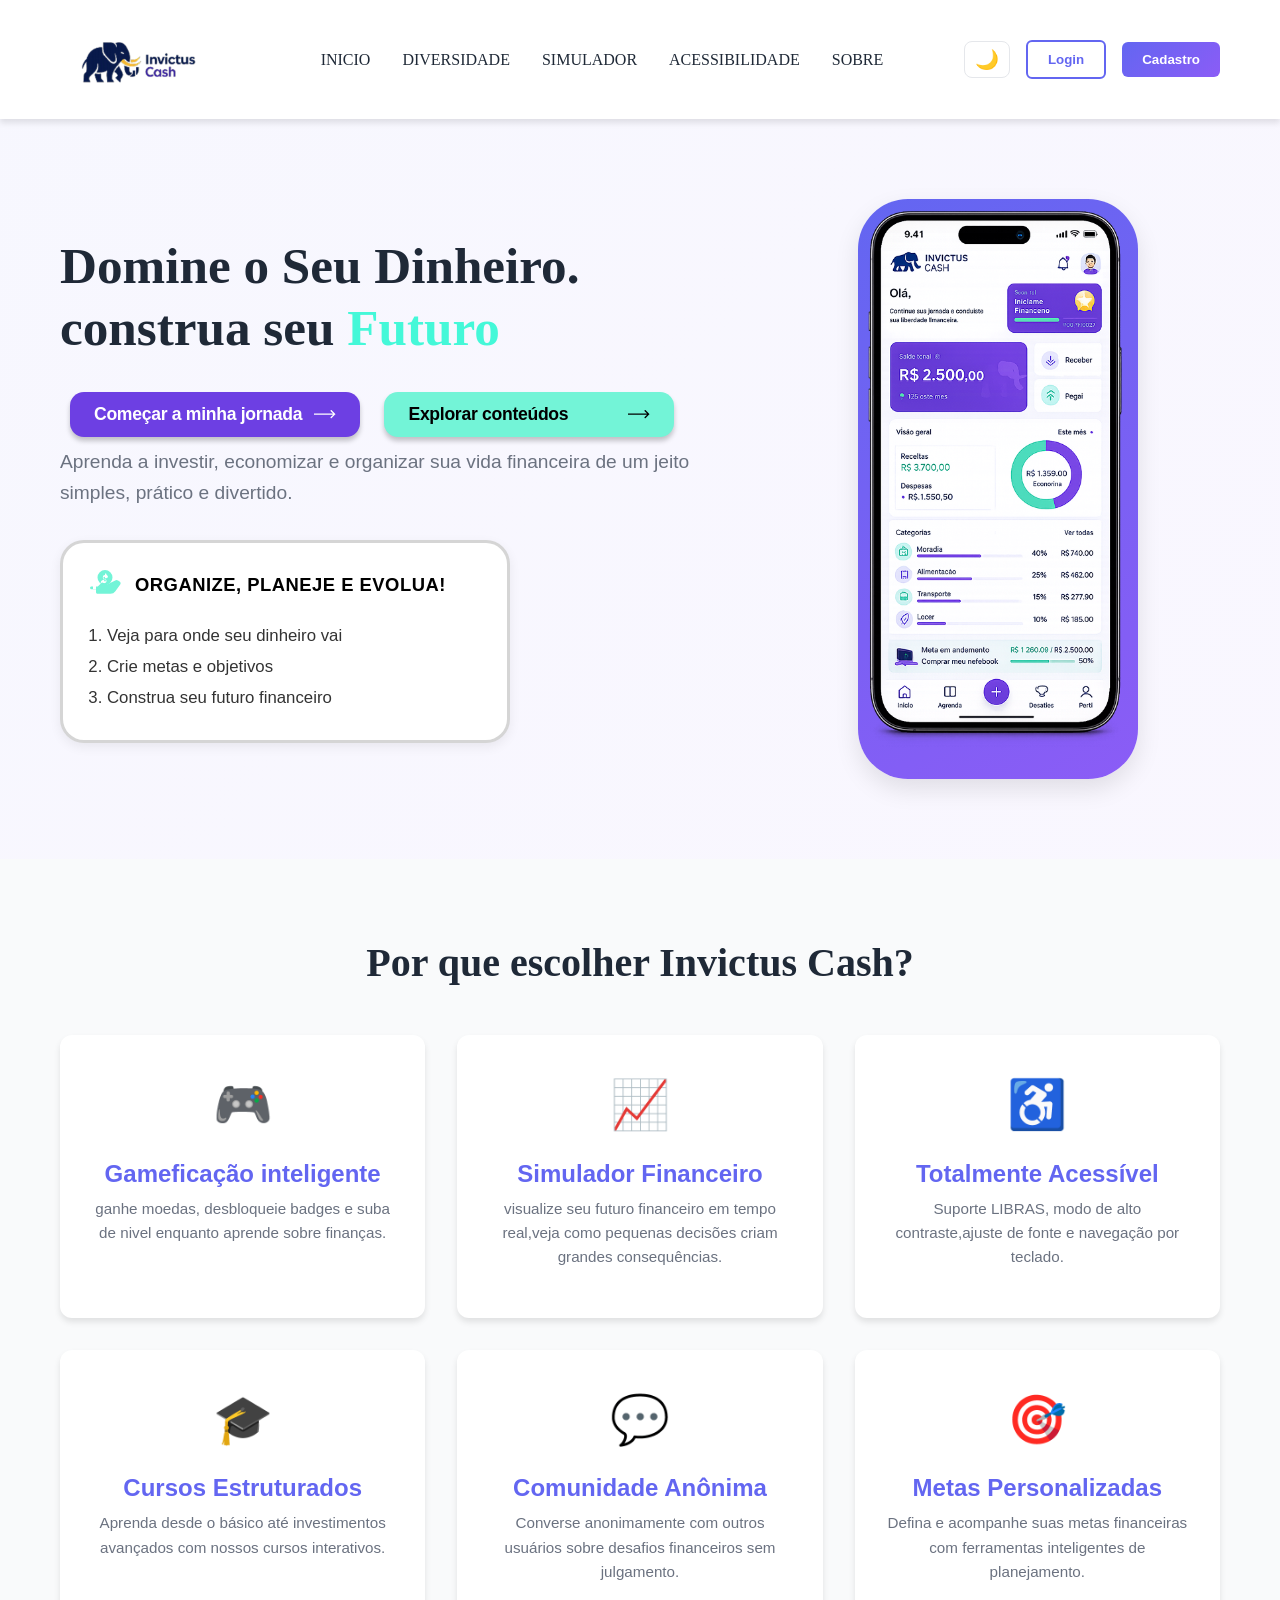
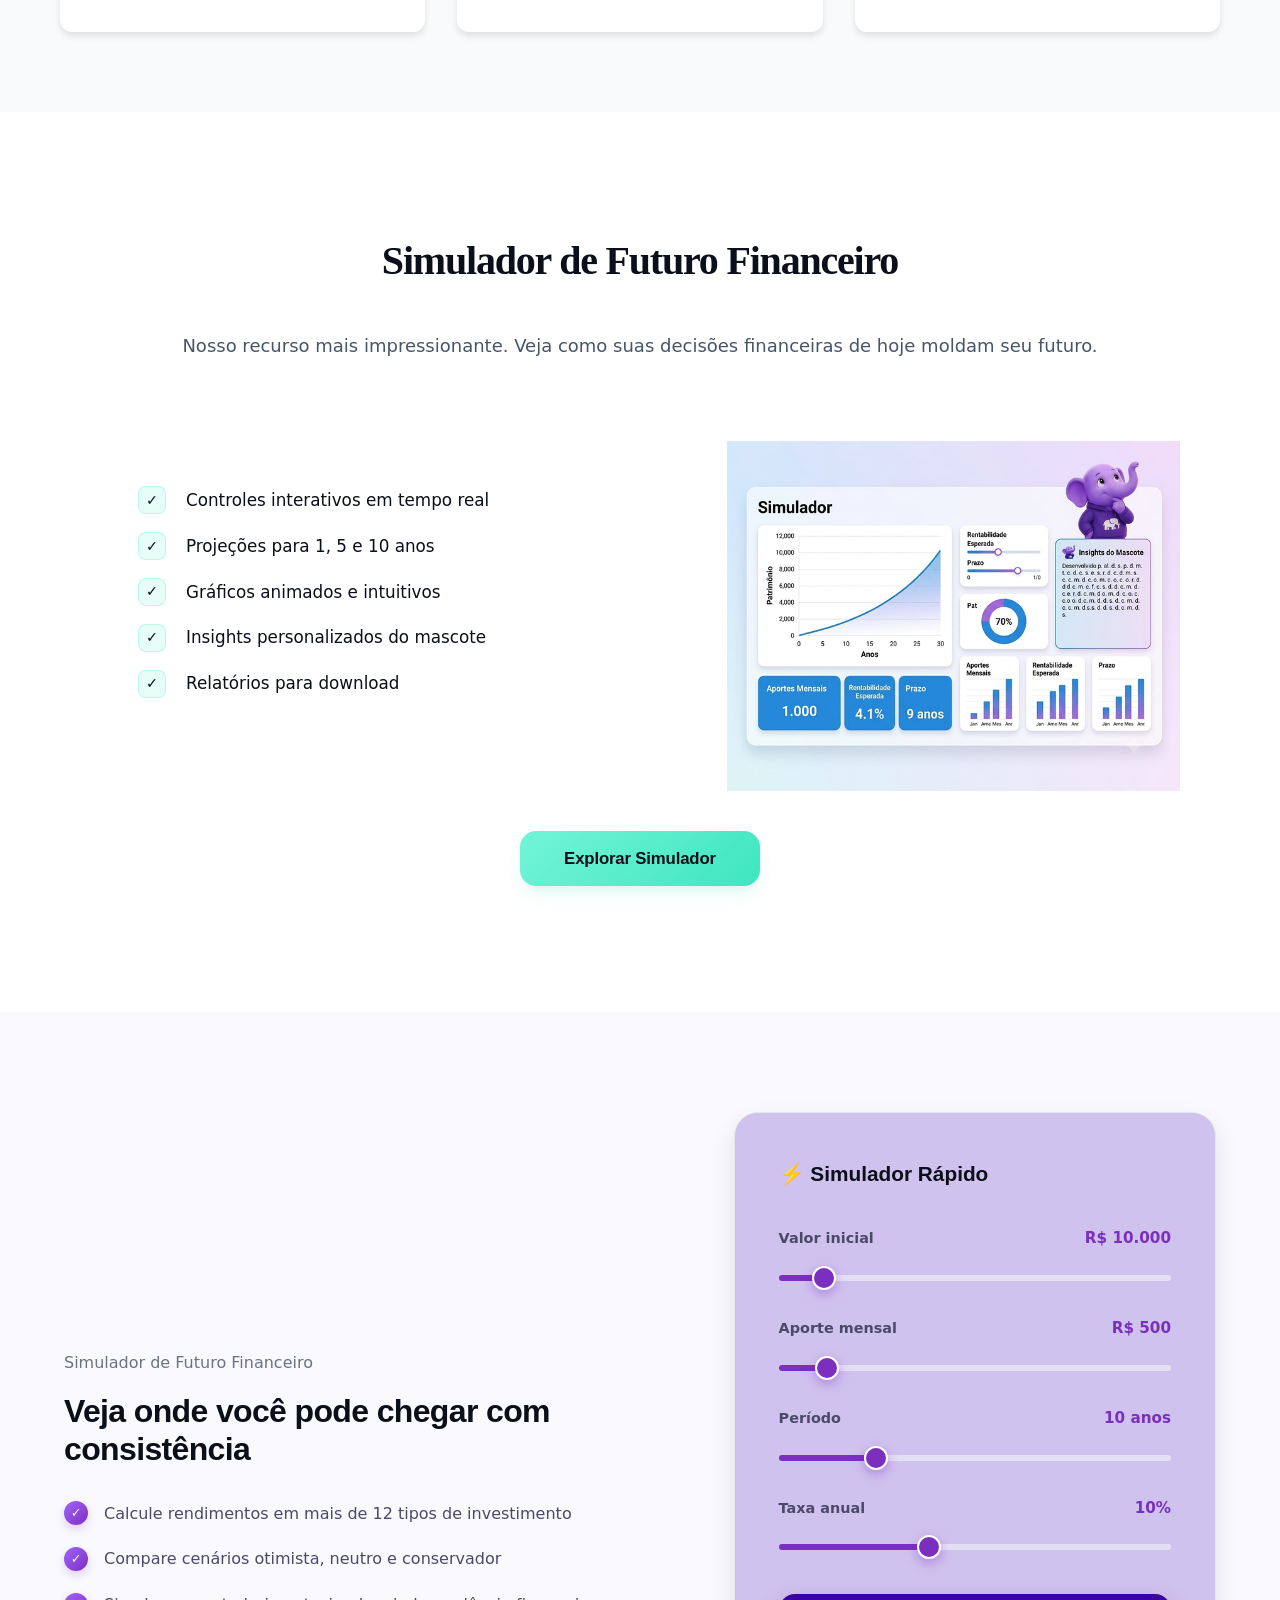
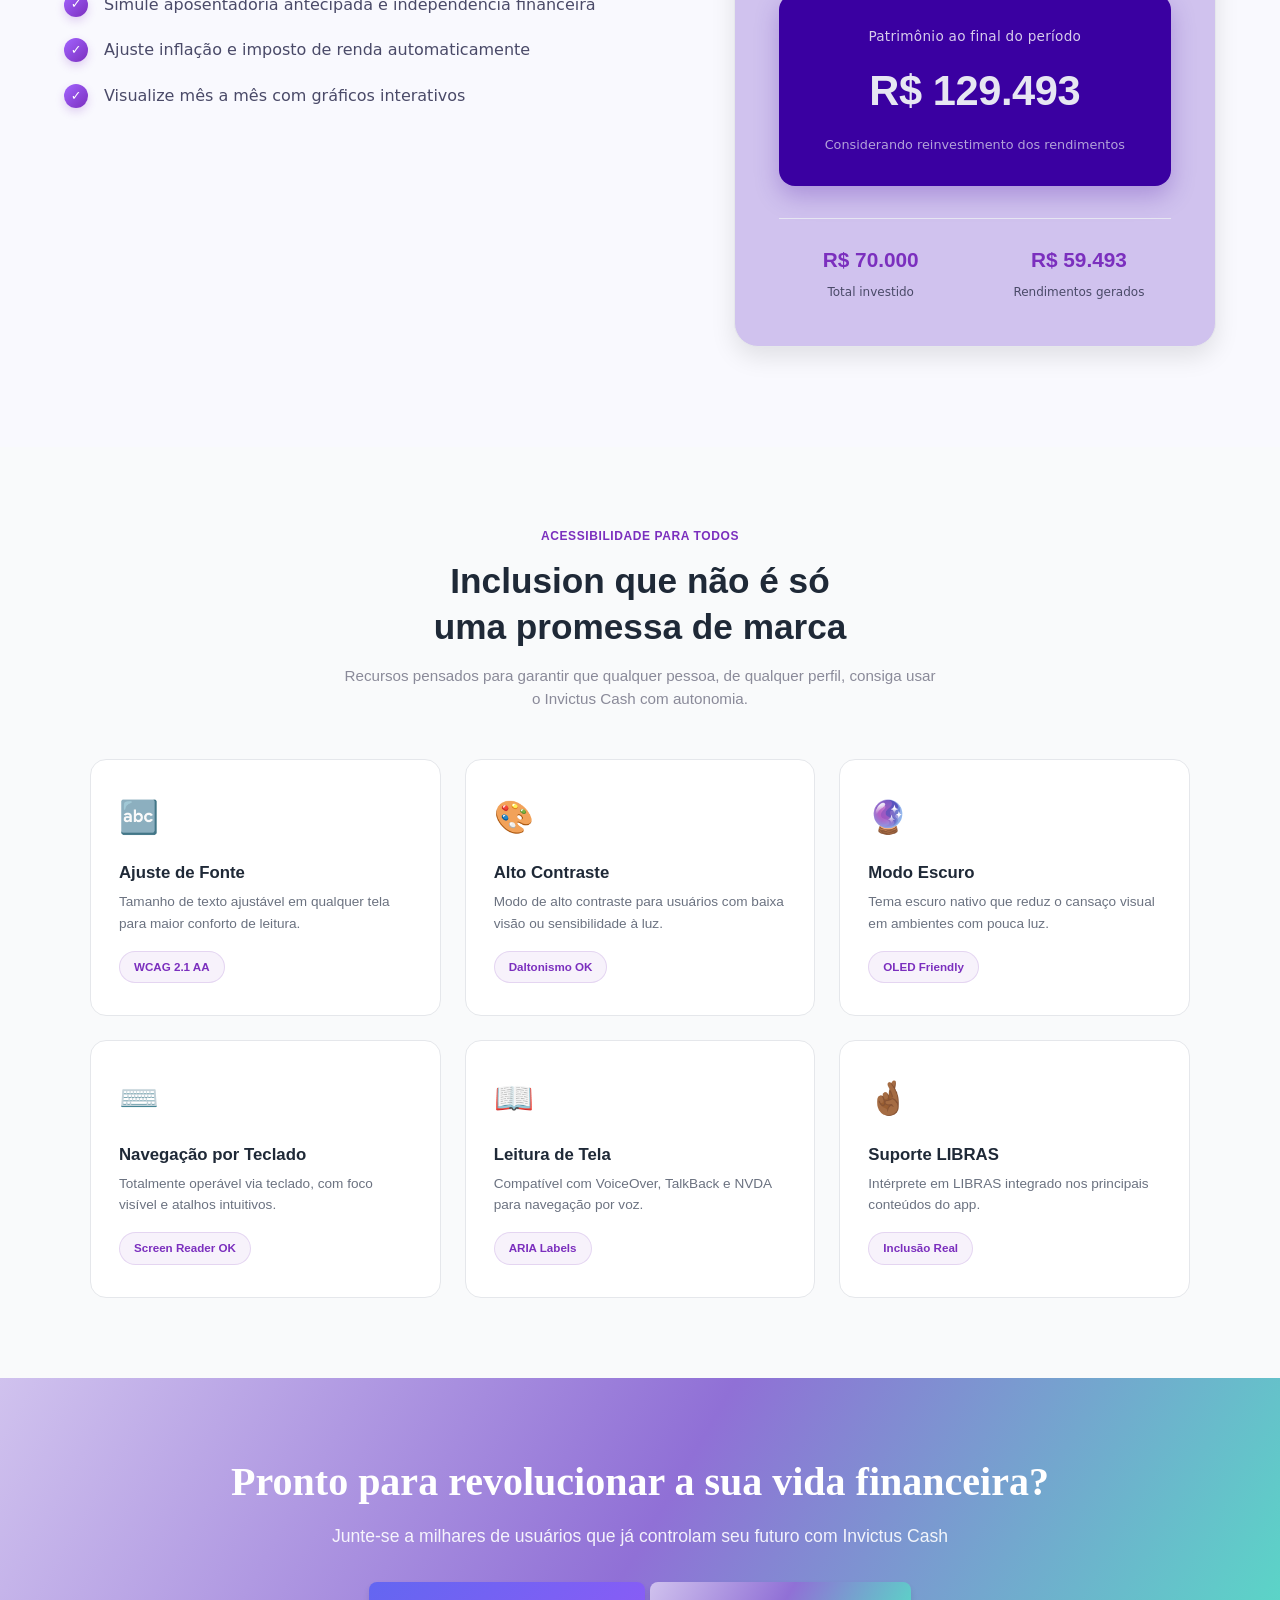
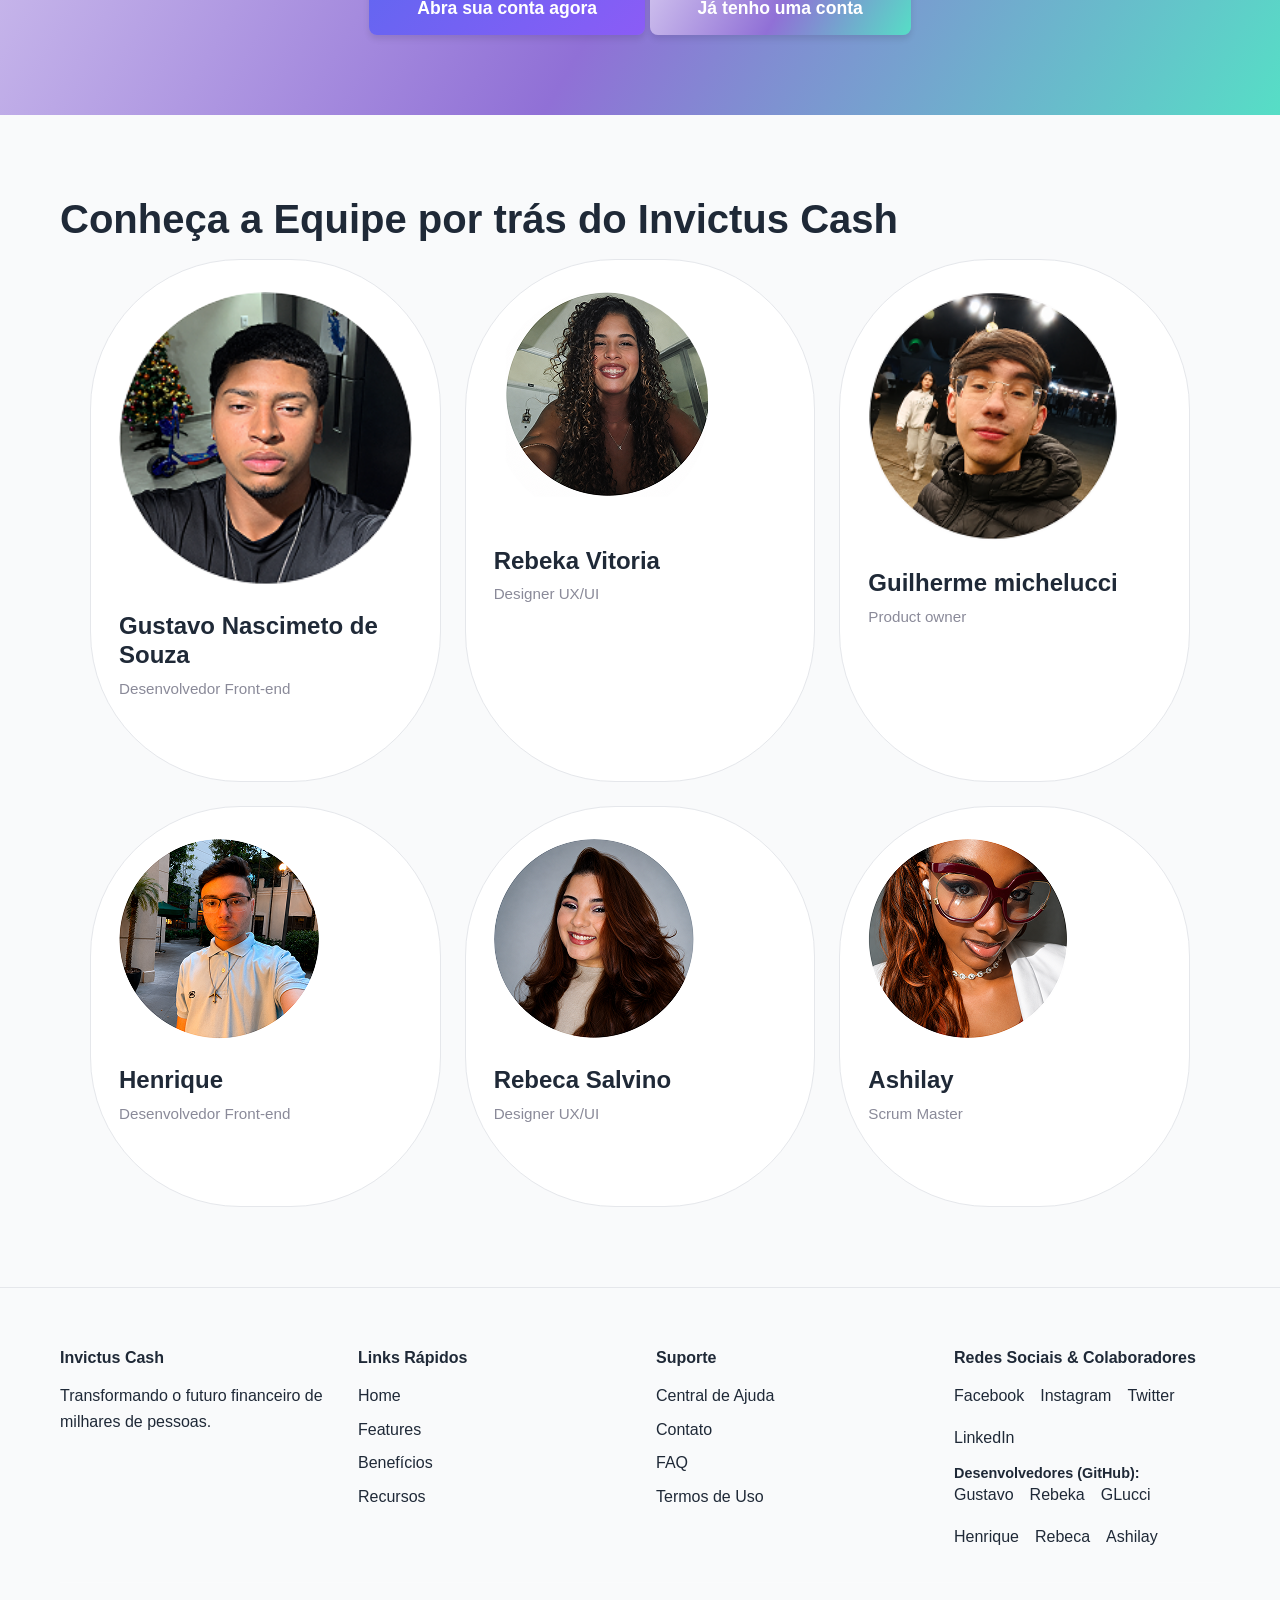
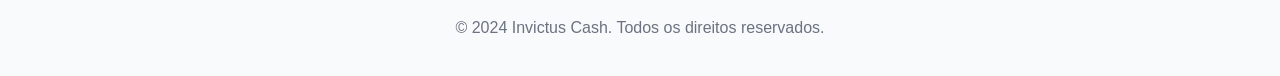
<file: index.html>
<!DOCTYPE html>
<html lang="pt-BR">
<head>
    <meta charset="UTF-8">
    <meta name="viewport" content="width=device-width, initial-scale=1.0">
    <title>Invictus Cash - Soluções Financeiras do Futuro</title>
    <link rel="stylesheet" href="css/styles.css">
</head>
<body>
    <!-- HEADER/NAVEGAÇÃO -->
<header class="header">
    <div class="container">
        <div class="navbar">
            <div class="logo">
                <img id="site-logo" src="img/Frame 21 copia.PNG" alt="Invictus Cash Logo">
            </div>

            <nav class="nav-links" id="nav-links">
                <a href="#home">INICIO</a>
                <a href="#features">DIVERSIDADE</a>
                <a href="#beneficios">SIMULADOR</a>
                <a href="#recursos">ACESSIBILIDADE</a>
                <a href="#contato">SOBRE</a>
            </nav>

            <div class="nav-buttons-container">
                <div class="nav-buttons">
                    <button id="theme-toggle" class="btn-theme" aria-label="Alternar tema">🌙</button>
                    <a href="login.html" class="btn-link"><button class="btn-login">Login</button></a>
                    <a href="cadastro.html" class="btn-link"><button class="btn-signup">Cadastro</button></a>
                </div>

                <button class="menu-toggle" id="menu-toggle" aria-label="Abrir menu">
                    <span class="hamburger"></span>
                </button>
            </div>
        </div>
    </div>
</header>

    <!-- HERO SECTION -->
    <section class="hero" id="home">
        <div class="container">
            <div class="hero-content">
                <div class="hero-text">
                    <h2>Domine o Seu Dinheiro. construa seu  <span class="texto-verde">Futuro</span></h2>
 
                    <button class="btn-primary"><span>Começar a minha jornada</span>
    <svg viewBox="0 0 32 12" fill="none" xmlns="http://www.w3.org/2000/svg">
        <path d="M0 6H30M30 6L25 1M30 6L25 11" stroke="white" stroke-width="2" stroke-linecap="round" stroke-linejoin="round"/>
    </svg>
</button>
                    <button class="btn-secondary"> <span>Explorar conteúdos</span>
    <svg viewBox="0 0 32 12" fill="none" xmlns="http://www.w3.org/2000/svg">
        <path d="M0 6H30M30 6L25 1M30 6L25 11" stroke="black" stroke-width="2" stroke-linecap="round" stroke-linejoin="round"/>
    </svg>

</button>

                   <p>Aprenda a investir, economizar e organizar sua vida
financeira de um jeito simples, prático e divertido.</p>

<div class="card-financeiro">
    <div class="card-header">
        <svg class="card-icon" viewBox="0 0 24 24" fill="none" xmlns="http://www.w3.org/2000/svg">
            <path d="M12 2a5 5 0 100 10 5 5 0 000-10zm0 2c.55 0 1 .45 1 1v.1a2 2 0 011 1.73l-1.5.86a.5.5 0 00-.5-.43v-.26c0-.28-.22-.5-.5-.5s-.5.22-.5.5v.26c0 .28.22.5.5.5.83 0 1.5.67 1.5 1.5s-.67 1.5-1.5 1.5V11a1 1 0 01-2-1.73l1.5-.86a.5.5 0 00.5.43v.26c0 .28.22.5.5.5s.5-.22.5-.5v-.26c0-.28-.22-.5-.5-.5a1.5 1.5 0 01-1.5-1.5 1.5 1.5 0 011.5-1.5V5c0-.55.45-1 1-1z" fill="#73F4D7"/>
            <path d="M2 14c0-.55.45-1 1-1h4.17l2.24-2.24A1 1 0 0110.12 10.3l3.59 1.2 5.11-2.55a2 2 0 011.85.06l1.04.6c.72.42.92 1.37.44 2.05l-3.23 4.53a4 4 0 01-3.26 1.67H7c-.55 0-1-.45-1-1v-2H3c-.55 0-1-.45-1-1zm4-1H4v2h2v-2z" fill="#73F4D7"/>
        </svg>


        
        <h3>ORGANIZE, PLANEJE E EVOLUA!</h3>
    </div>

    <ol class="card-list">
        <li>Veja para onde seu dinheiro vai</li>
        <li>Crie metas e objetivos</li>
        <li>Construa seu futuro financeiro</li>
    </ol>
</div>
                </div>
                <div class="hero-image">
                    <div class="phone-mockup">
                        <div class="phone-screen">
                            <img src="img/image 7.png" alt="App Preview">
                        </div>
                    </div>
                </div>
            </div>
        </div>
    </section>

    <!-- POR QUE ESCOLHER INVICTUS CASH -->
    <section class="why-choose" id="features">
        <div class="container">
            <h2>Por que escolher Invictus Cash?</h2>
            <div class="features-grid">
                <div class="feature-card">
                    <div class="feature-icon">🎮</div>
                    <h3>Gameficação inteligente</h3>
                    <p>ganhe moedas, desbloqueie badges e suba de nivel enquanto aprende sobre finanças.</p>
                </div>
                <div class="feature-card">
                    <div class="feature-icon">📈</div>
                    <h3>Simulador Financeiro</h3>
                    <p>visualize seu futuro financeiro em tempo real,veja como pequenas decisões criam grandes consequências.</p>
                </div>
                <div class="feature-card">
                    <div class="feature-icon">♿</div>
                    <h3>Totalmente Acessível</h3>
                    <p>Suporte LIBRAS, modo de alto contraste,ajuste de fonte e navegação por teclado.</p>
                </div>
                <div class="feature-card">
                    <div class="feature-icon">🎓</div>
                    <h3>Cursos Estruturados</h3>
                    <p>Aprenda desde o básico até investimentos avançados com nossos cursos interativos.</p>
                </div>
                <div class="feature-card">
                    <div class="feature-icon">💬</div>
                    <h3>Comunidade Anônima</h3>
                    <p>Converse anonimamente com outros usuários sobre desafios financeiros sem julgamento.</p>
                </div>
                <div class="feature-card">
                    <div class="feature-icon">🎯</div>
                    <h3>Metas Personalizadas</h3>
                    <p>Defina e acompanhe suas metas financeiras com ferramentas inteligentes de planejamento.</p>
                </div>
            </div>
        </div>
    </section>

    <!-- Simulados FINANCEIRO -->
   <section class="solucoes" id="beneficios">
    <div class="container-simulador">
        <header class="simulador-header">
            <h2>Simulador de Futuro Financeiro</h2>
            <p class="subtitulo">Nosso recurso mais impressionante. Veja como suas decisões financeiras de hoje moldam seu futuro.</p>
        </header>
        
        <div class="simulador-conteudo-wrapper">
            
            <ul class="lista-recursos">
                <li>
                    <span class="check-box" aria-hidden="true">&#10003;</span> 
                    <span class="texto-recurso">Controles interativos em tempo real</span>
                </li>
                <li>
                    <span class="check-box" aria-hidden="true">&#10003;</span> 
                    <span class="texto-recurso">Projeções para 1, 5 e 10 anos</span>
                </li>
                <li>
                    <span class="check-box" aria-hidden="true">&#10003;</span> 
                    <span class="texto-recurso">Gráficos animados e intuitivos</span>
                </li>
                <li>
                    <span class="check-box" aria-hidden="true">&#10003;</span> 
                    <span class="texto-recurso">Insights personalizados do mascote</span>
                </li>
                <li>
                    <span class="check-box" aria-hidden="true">&#10003;</span> 
                    <span class="texto-recurso">Relatórios para download</span>
                </li>
            </ul>

            <div class="vitinho-preview">
                <img src="img/image 19.png" alt="Preview do vitinho Financeiro" class="vitinho-img"> 
            </div>

        </div> <button class="btn-explorar" type="button">
            Explorar Simulador
        </button>
        
    </div>

</section>

    <!-- RECURSOS -->
   <!-- ── SIMULATOR ── -->
<section class="simulator-section" id="simulator">
  <div class="simulator-inner">
    <div class="simulator-info reveal">
      <p class="section-eyebrow" style="text-align:left">Simulador de Futuro Financeiro</p>
      <h2 class="section-title" style="text-align:left;font-size:clamp(1.7rem,2.5vw,2.2rem)">Veja onde você pode chegar com consistência</h2>
      <ul class="simulator-bullets">
        <li><div class="bullet-check">✓</div><span>Calcule rendimentos em mais de 12 tipos de investimento</span></li>
        <li><div class="bullet-check">✓</div><span>Compare cenários otimista, neutro e conservador</span></li>
        <li><div class="bullet-check">✓</div><span>Simule aposentadoria antecipada e independência financeira</span></li>
        <li><div class="bullet-check">✓</div><span>Ajuste inflação e imposto de renda automaticamente</span></li>
        <li><div class="bullet-check">✓</div><span>Visualize mês a mês com gráficos interativos</span></li>
      </ul>
    </div>
 
    <div class="simulator-card reveal">
      <div class="sim-title">⚡ Simulador Rápido</div>
 
      <div class="sim-group">
        <div class="sim-label">Valor inicial <span id="initialVal">R$ 10.000</span></div>
        <input type="range" id="sliderInitial" min="1000" max="100000" step="1000" value="10000" oninput="updateSim()">
      </div>
 
      <div class="sim-group">
        <div class="sim-label">Aporte mensal <span id="monthlyVal">R$ 500</span></div>
        <input type="range" id="sliderMonthly" min="0" max="5000" step="100" value="500" oninput="updateSim()">
      </div>
 
      <div class="sim-group">
        <div class="sim-label">Período <span id="yearsVal">10 anos</span></div>
        <input type="range" id="sliderYears" min="1" max="40" step="1" value="10" oninput="updateSim()">
      </div>
 
      <div class="sim-group">
        <div class="sim-label">Taxa anual <span id="rateVal">10%</span></div>
        <input type="range" id="sliderRate" min="4" max="20" step="0.5" value="10" oninput="updateSim()">
      </div>
 
      <div class="sim-result">
        <div class="sim-result-label">Patrimônio ao final do período</div>
        <div class="sim-result-value" id="simResult">R$ 108.347</div>
        <div class="sim-result-sub">Considerando reinvestimento dos rendimentos</div>
      </div>
 
      <div class="sim-breakdown">
        <div class="sim-item">
          <div class="sim-item-val" id="simInvested">R$ 70.000</div>
          <div class="sim-item-lbl">Total investido</div>
        </div>
        <div class="sim-item">
          <div class="sim-item-val" id="simProfit">R$ 38.347</div>
          <div class="sim-item-lbl">Rendimentos gerados</div>
        </div>
      </div>
    </div>
  </div>
</section>


<section class="access-section" id="recursos">
  <p class="access-header-tag">Acessibilidade para todos</p>
  <h2 class="access-main-title">Inclusion que não é só<br>uma promessa de marca</h2>
  <p class="access-subtitle">Recursos pensados para garantir que qualquer pessoa, de qualquer perfil, consiga usar o Invictus Cash com autonomia.</p>

  <div class="access-grid">
    <div class="access-card">
      <div class="access-icon">🔤</div> <h3 class="access-title">Ajuste de Fonte</h3>
      <p class="access-desc">Tamanho de texto ajustável em qualquer tela para maior conforto de leitura.</p>
      <span class="access-badge">WCAG 2.1 AA</span>
    </div>

    <div class="access-card">
      <div class="access-icon">🎨</div>
      <h3 class="access-title">Alto Contraste</h3>
      <p class="access-desc">Modo de alto contraste para usuários com baixa visão ou sensibilidade à luz.</p>
      <span class="access-badge">Daltonismo OK</span>
    </div>

    <div class="access-card">
      <div class="access-icon">🔮</div>
      <h3 class="access-title">Modo Escuro</h3>
      <p class="access-desc">Tema escuro nativo que reduz o cansaço visual em ambientes com pouca luz.</p>
      <span class="access-badge">OLED Friendly</span>
    </div>

    <div class="access-card">
      <div class="access-icon">⌨️</div>
      <h3 class="access-title">Navegação por Teclado</h3>
      <p class="access-desc">Totalmente operável via teclado, com foco visível e atalhos intuitivos.</p>
      <span class="access-badge">Screen Reader OK</span>
    </div>

    <div class="access-card">
      <div class="access-icon">📖</div>
      <h3 class="access-title">Leitura de Tela</h3>
      <p class="access-desc">Compatível com VoiceOver, TalkBack e NVDA para navegação por voz.</p>
      <span class="access-badge">ARIA Labels</span>
    </div>

    <div class="access-card">
      <div class="access-icon">🤞🏾</div>
      <h3 class="access-title">Suporte LIBRAS</h3>
      <p class="access-desc">Intérprete em LIBRAS integrado nos principais conteúdos do app.</p>
      <span class="access-badge">Inclusão Real</span>
    </div>
  </div>
</section>
 

    <!-- CTA FINAL -->
    <section class="cta-final">
        <div class="container">
            <h2>Pronto para revolucionar a sua vida financeira?</h2>
            <p>Junte-se a milhares de usuários que já controlam seu futuro com Invictus Cash</p>
            <button class="btn-primary-large">Abra sua conta agora</button>
            <button class="btn-secondary-large">Já tenho uma conta</button>
        </div>
    </section>


    <section class="team-section" id="team">
        <div class="container">
            <h2>Conheça a Equipe por trás do Invictus Cash</h2>
            <div class="team-grid">
                <div class="team-member"> <a href="https://www.linkedin.com/in/gustavo-617147311/">
                    <img src="img/gustavo.png" alt="Gustavo - Desenvolvedor Front-end">
                    <h3>Gustavo Nascimeto de Souza</h3>
                    <p>Desenvolvedor Front-end</p>
                    </a>
                </div>
                <div class="team-member"> <a href="https://www.linkedin.com/in/rebeca-santos-89a4b120a/">
                    <img src="img/rebeka.png" alt="Rebeka - Designer UX/UI">
                    <h3>Rebeka Vitoria</h3>
                    <p>Designer UX/UI</p>
                    </a>
                </div>
                <div class="team-member"> <a href="https://www.linkedin.com/me?trk=p_mwlite_feed-secondary_nav-card_profile-cta&original_referer=https%3A%2F%2Fwww.google.com%2F">
                    <img src="img/guilherme.png" alt="GLucci - Product owner">
                    <h3>Guilherme michelucci</h3>
                    <p>Product owner</p>
                    </a>
                </div>
                <div class="team-member"><a href="https://www.linkedin.com/in/henrique-costa-1b0a4b1b9/">
                    <img src="img/enrique.png" alt="Henrique - Especialista em Acessibilidade">
                    <h3>Henrique</h3>
                    <p>Desenvolvedor Front-end</p>
                    </a>
                </div>
                <div class="team-member"> <a href="https://www.linkedin.com/in/rebeca-santos-89a4b120a/">
                    <img src="img/salvino.png" alt="Rebeca - Designer UX/UI">
                    <h3>Rebeca Salvino</h3>
                    <p>Designer UX/UI</p>
                    </a>
                </div>

            <div class="team-member"> <a href="https://www.linkedin.com/in/ashilay/">
                <img src="img/ashilay.png" alt="ashilay">
                <h3>Ashilay</h3>
                <p>Scrum Master</p>
            </a>
            </div>

            </div>
        </div>

    </section>

    <!-- FOOTER -->
    <footer class="footer" id="contato">
        <div class="container">
            <div class="footer-content">
                <div class="footer-section">
                    <h4>Invictus Cash</h4>
                    <p>Transformando o futuro financeiro de milhares de pessoas.</p>
                </div>
                <div class="footer-section">
                    <h4>Links Rápidos</h4>
                    <ul>
                        <li><a href="#home">Home</a></li>
                        <li><a href="#features">Features</a></li>
                        <li><a href="#beneficios">Benefícios</a></li>
                        <li><a href="#recursos">Recursos</a></li>
                    </ul>
                </div>
                <div class="footer-section">
                    <h4>Suporte</h4>
                    <ul>
                        <li><a href="#">Central de Ajuda</a></li>
                        <li><a href="#">Contato</a></li>
                        <li><a href="#">FAQ</a></li>
                        <li><a href="#">Termos de Uso</a></li>
                    </ul>
                </div>
               <div class="footer-section">
    <h4>Redes Sociais & Colaboradores</h4>
    
    <div class="social-links">
        <a href="#" class="social-icon">Facebook</a>
        <a href="#" class="social-icon">Instagram</a>
        <a href="#" class="social-icon">Twitter</a>
        <a href="#" class="social-icon">LinkedIn</a>
    </div>

    <h5 style="margin-top: 15px; color: var(--text-dark); font-size: 0.9rem;">Desenvolvedores (GitHub):</h5>
    <div class="social-links team-github">
        <a href="https://github.com/Gustavo018pdm" class="social-icon" target="_blank">Gustavo</a>
        <a href="https://github.com/0rebekavitoria" class="social-icon" target="_blank">Rebeka</a>
        <a href="https://github.com/GLucci2007" class="social-icon" target="_blank">GLucci</a>
        <a href="https://github.com/henriiicostaa" class="social-icon" target="_blank">Henrique</a>
        <a href="https://github.com/rebecaproa47-hub" class="social-icon" target="_blank">Rebeca</a>
        <a href="https://github.com/ashyoliveira" class="social-icon" target="_blank">Ashilay</a>
    </div>
</div>
            </div>
            <div class="footer-bottom">
                <p>&copy; 2024 Invictus Cash. Todos os direitos reservados.</p>
            </div>
        </div>
    </footer>


     <div vw class="enabled">
    <div vw-access-button class="active"></div>
    <div vw-plugin-wrapper>
        <div class="vw-plugin-top-wrapper"></div>
    </div>
</div>
<script src="https://vlibras.gov.br/app/vlibras-plugin.js"></script>
<script>
    new window.VLibras.Widget('https://vlibras.gov.br/app');
</script>

    <script src="js/script.js"></script>
</body>
</html>
</file>
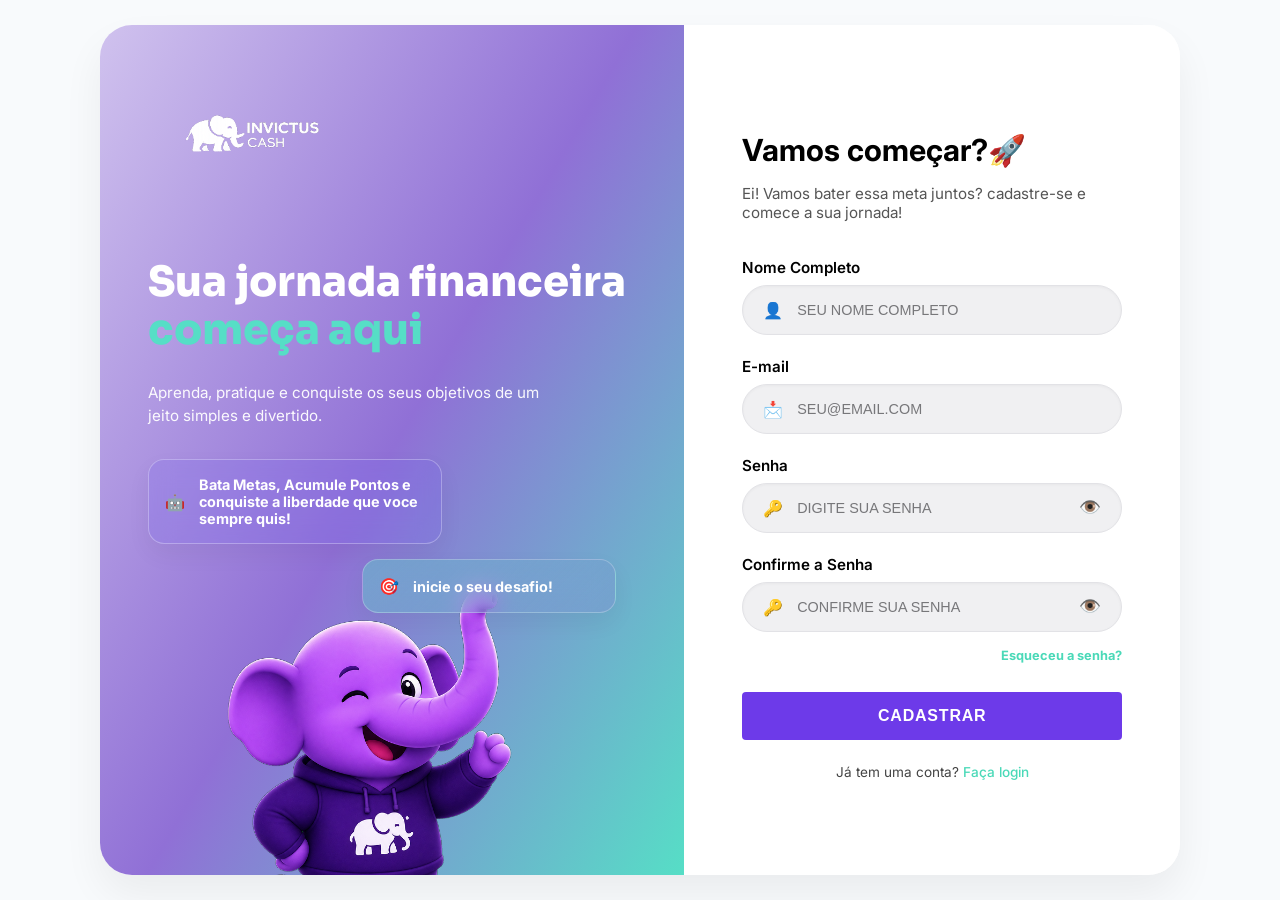
<file: cadastro.html>
<!DOCTYPE html>
<html lang="pt-BR">
<head>
    <meta charset="UTF-8">
    <meta name="viewport" content="width=device-width, initial-scale=1.0">
    <title>cadastro - Invictus Cash</title>
    <link rel="stylesheet" href="css/cadastro.css">
    <link rel="preconnect" href="https://fonts.googleapis.com">
    <link rel="preconnect" href="https://fonts.gstatic.com" crossorigin>
    <link href="https://fonts.googleapis.com/css2?family=Inter:wght@400;500;600;700&family=Sora:wght@700;800&display=swap" rel="stylesheet">
</head>
<body class="cadastro-page">

    <div class="cadastro-container">
        
        <div class="cadastro-sidebar">
            <div class="sidebar-logo">
                <img src="img/image 8.png" alt="Invictus Cash logo featuring the brand name and visual identity">
            </div>
            
            <h1 class="sidebar-title">Sua jornada financeira <span class="cyan-text">começa aqui</span></h1>
            <p class="sidebar-subtitle">Aprenda, pratique e conquiste os seus objetivos de um jeito simples e divertido.</p>
            
            <div class="floating-card card-meta">
                <div class="card-icon-yellow">
                    🤖</div>
                <div class="card-text-box">
                    <h4>Bata Metas, Acumule Pontos e conquiste a liberdade que voce sempre quis!</h4>
                    
                </div>
            </div>

            <div class="floating-card card-streak">
                <div class="card-icon-fire">🎯</div>
                <div class="card-text-box">
                    <h4>inicie o seu desafio!</h4>
                </div>
            </div>

            <img src="img/image 10.png" alt="Mascote Elefante" class="mascot-img">
        </div>

        <div class="cadastro-content">
            <div class="form-box">
                <h2>Vamos começar?🚀</h2>
                <p class="form-subtitle">Ei! Vamos bater essa meta juntos? cadastre-se e comece a sua jornada!</p>

                <form id="register-form" data-redirect="login.html">

                    <div class="input-group">
                        <label>Nome Completo</label>
                        <div class="input-wrapper">
                            <span class="field-icon">👤</span> 
                            <input type="text" placeholder="SEU NOME COMPLETO" required>
                        </div>
                    </div>

                    <div class="input-group">
                        <label>E-mail</label>
                        <div class="input-wrapper">
                            <span class="field-icon">📩</span> 
                            <input type="email" placeholder="SEU@EMAIL.COM" required>
                        </div>
                    </div>

                <div class="input-group">
    <label>Senha</label>
    <div class="input-wrapper">
        <span class="field-icon">🔑</span> 
        <input type="password" id="register-password" minlength="8" placeholder="DIGITE SUA SENHA" required>
        <button type="button" id="toggle-register-password" class="btn-toggle-password">👁️</button>
    </div>
    <span id="register-password-length-error" class="error-message" style="display: none; color: #ef4444; font-size: 0.8rem; margin-top: 5px;">
        A senha deve ter pelo menos 8 caracteres.
    </span>
</div>

<div class="input-group">
    <label>Confirme a Senha</label>
    <div class="input-wrapper">
        <span class="field-icon">🔑</span> 
        <input type="password" id="confirm-password" placeholder="CONFIRME SUA SENHA" required>
        <button type="button" id="toggle-confirm-password" class="btn-toggle-password">👁️</button>
    </div>
    <span id="register-password-match-error" class="error-message" style="display: none; color: #ef4444; font-size: 0.8rem; margin-top: 5px;">
        As senhas não coincidem.
    </span>
</div>

                    <div class="forgot-link-box">
                        <a href="#" class="forgot-link">Esqueceu a senha?</a>
                    </div>

                    <button type="submit" class="btn-submit">CADASTRAR</button>
                </form>

                <p class="redirect-text">Já tem uma conta? <a href="login.html">Faça login</a></p>
            </div>
        </div>

    </div>


    <div vw class="enabled">
    <div vw-access-button class="active"></div>
    <div vw-plugin-wrapper>
        <div class="vw-plugin-top-wrapper"></div>
    </div>
</div>
<script src="https://vlibras.gov.br/app/vlibras-plugin.js"></script>
<script>
    new window.VLibras.Widget('https://vlibras.gov.br/app');
</script>

    <script src="js/cadastro.js"></script>
</body>
</html>
</file>
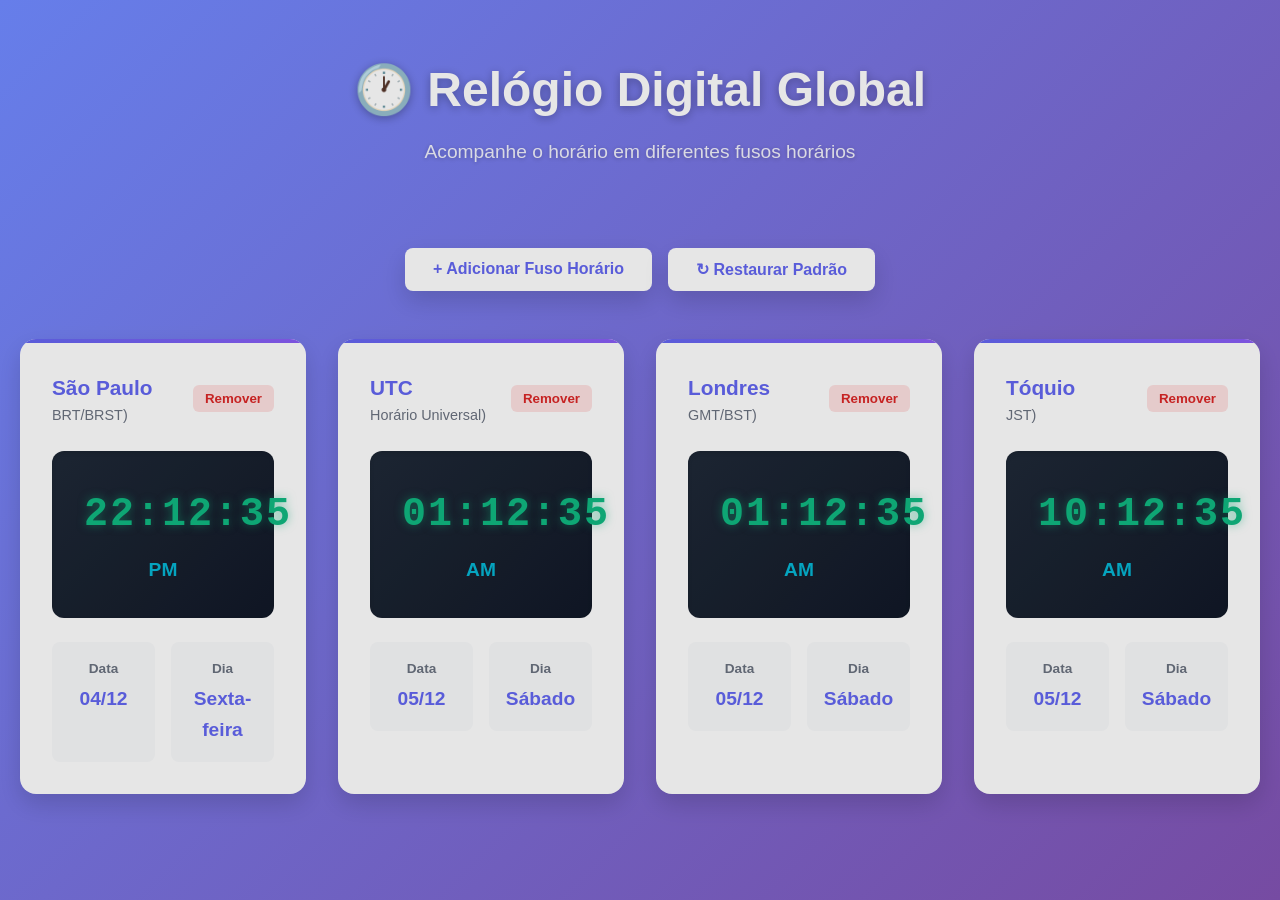
<file: clock.html>
<!DOCTYPE html>
<html lang="pt-BR">
<head>
    <meta charset="UTF-8">
    <meta name="viewport" content="width=device-width, initial-scale=1.0">
    <title>Relógio Digital - Múltiplos Fusos Horários</title>
    <link rel="stylesheet" href="css/clock-styles.css">
</head>
<body>
    <div class="clock-container">
        <div class="header">
            <h1>🕐 Relógio Digital Global</h1>
            <p>Acompanhe o horário em diferentes fusos horários</p>
        </div>

        <div class="controls">
            <button class="btn-add-timezone" onclick="addTimezoneModal()">+ Adicionar Fuso Horário</button>
            <button class="btn-reset" onclick="resetToDefault()">↻ Restaurar Padrão</button>
        </div>

        <div class="clocks-grid" id="clocksContainer">
            <!-- Relógios serão adicionados aqui via JavaScript -->
        </div>
    </div>

    <!-- Modal para adicionar fuso horário -->
    <div id="timezoneModal" class="modal">
        <div class="modal-content">
            <span class="close" onclick="closeTimezoneModal()">&times;</span>
            <h2>Adicionar Fuso Horário</h2>
            <select id="timezoneSelect" class="timezone-select">
                <option value="">Selecione um fuso horário</option>
                <option value="UTC">UTC (Horário Universal)</option>
                <option value="America/New_York">Nova York (EST/EDT)</option>
                <option value="America/Los_Angeles">Los Angeles (PST/PDT)</option>
                <option value="America/Chicago">Chicago (CST/CDT)</option>
                <option value="America/Denver">Denver (MST/MDT)</option>
                <option value="America/Anchorage">Anchorage (AKST/AKDT)</option>
                <option value="Pacific/Honolulu">Honolulu (HST)</option>
                <option value="Europe/London">Londres (GMT/BST)</option>
                <option value="Europe/Paris">Paris (CET/CEST)</option>
                <option value="Europe/Berlin">Berlim (CET/CEST)</option>
                <option value="Europe/Moscow">Moscou (MSK)</option>
                <option value="Asia/Dubai">Dubai (GST)</option>
                <option value="Asia/Kolkata">Índia (IST)</option>
                <option value="Asia/Bangkok">Bangkok (ICT)</option>
                <option value="Asia/Hong_Kong">Hong Kong (HKT)</option>
                <option value="Asia/Shanghai">Xangai (CST)</option>
                <option value="Asia/Tokyo">Tóquio (JST)</option>
                <option value="Asia/Seoul">Seul (KST)</option>
                <option value="Australia/Sydney">Sydney (AEDT/AEST)</option>
                <option value="Australia/Melbourne">Melbourne (AEDT/AEST)</option>
                <option value="Pacific/Auckland">Auckland (NZDT/NZST)</option>
                <option value="America/Sao_Paulo">São Paulo (BRT/BRST)</option>
                <option value="America/Argentina/Buenos_Aires">Buenos Aires (ART)</option>
                <option value="Africa/Cairo">Cairo (EET)</option>
                <option value="Africa/Johannesburg">Johannesburgo (SAST)</option>
                <option value="Asia/Singapore">Singapura (SGT)</option>
            </select>
            <button class="btn-add" onclick="addTimezone()">Adicionar</button>
        </div>
    </div>

    <script src="js/clock-script.js"></script>
</body>
</html>
</file>
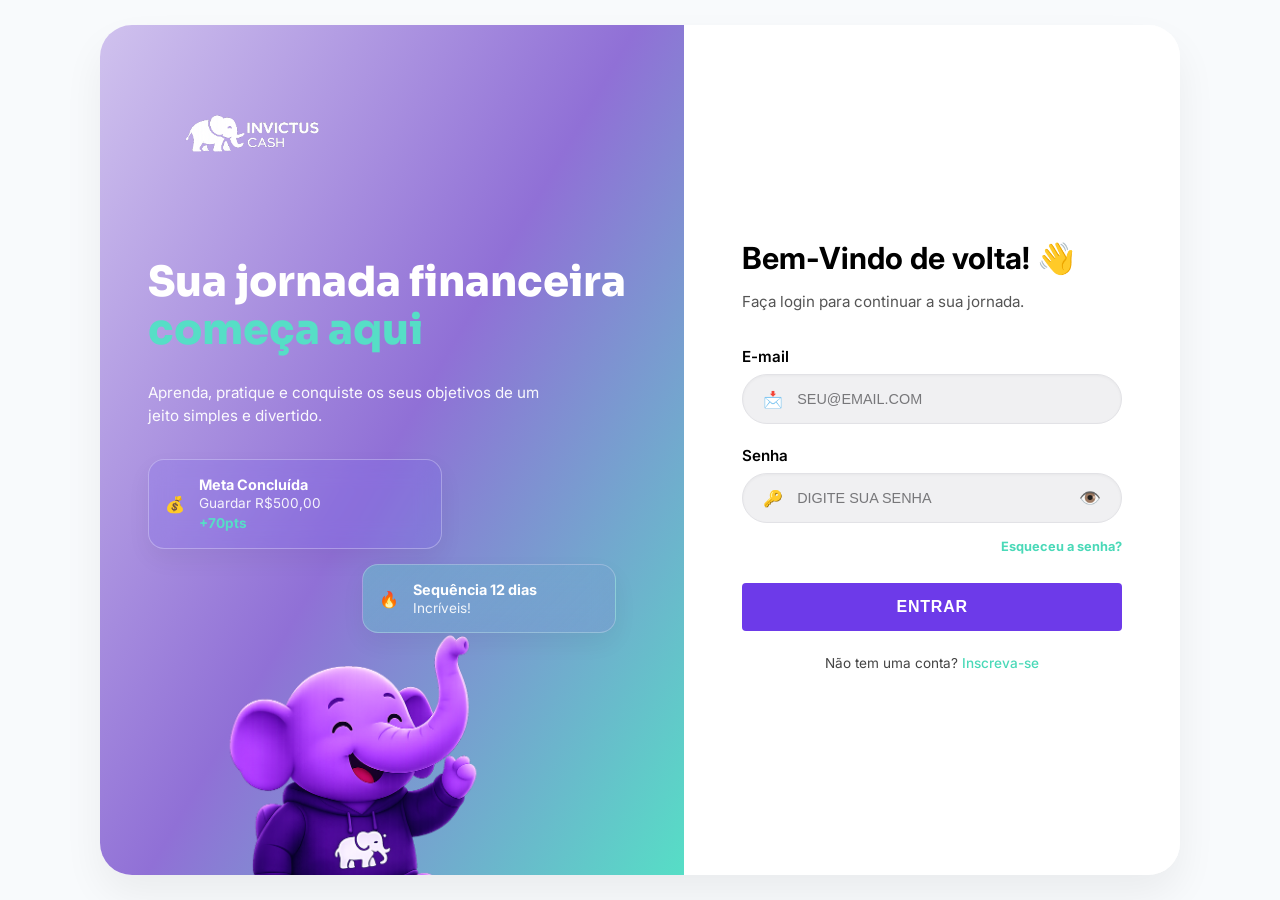
<file: login.html>
<!DOCTYPE html>
<html lang="pt-BR">
<head>
    <meta charset="UTF-8">
    <meta name="viewport" content="width=device-width, initial-scale=1.0">
    <title>Login - Invictus Cash</title>
    <link rel="stylesheet" href="css/login.css">
    <link rel="preconnect" href="https://fonts.googleapis.com">
    <link rel="preconnect" href="https://fonts.gstatic.com" crossorigin>
    <link href="https://fonts.googleapis.com/css2?family=Inter:wght@400;500;600;700&family=Sora:wght@700;800&display=swap" rel="stylesheet">
</head>
<body class="login-page">

    <div class="login-container">
        
        <div class="login-sidebar">
            <div class="sidebar-logo">
                <img src="img/image 8.png" alt="Invictus Cash logo featuring the brand name and visual identity">
            </div>
            
            <h1 class="sidebar-title">Sua jornada financeira <span class="cyan-text">começa aqui</span></h1>
            <p class="sidebar-subtitle">Aprenda, pratique e conquiste os seus objetivos de um jeito simples e divertido.</p>
            
            <div class="floating-card card-meta">
                <div class="card-icon-yellow">
                    💰 </div>
                <div class="card-text-box">
                    <h4>Meta Concluída</h4>
                    <p>Guardar R$500,00</p>
                    <span class="pts-tag">+70pts</span>
                </div>
            </div>

            <div class="floating-card card-streak">
                <div class="card-icon-fire">🔥</div>
                <div class="card-text-box">
                    <h4>Sequência 12 dias</h4>
                    <p>Incríveis!</p>
                </div>
            </div>

            <img src="img/image 9.png" alt="Mascote Elefante" class="mascot-img">
        </div>

        <div class="login-content">
            <div class="form-box">
                <h2>Bem-Vindo de volta! 👋</h2>
                <p class="form-subtitle">Faça login para continuar a sua jornada.</p>

                <form data-redirect="index.html">
                    <div class="input-group">
                        <label>E-mail</label>
                        <div class="input-wrapper">
                            <span class="field-icon">📩</span> <input type="email" placeholder="SEU@EMAIL.COM" required>
                        </div>
                    </div>

                    <div class="input-group">
    <label>Senha</label>
    <div class="input-wrapper">
        <span class="field-icon">🔑</span>
        <input type="password" id="password" minlength="8" placeholder="DIGITE SUA SENHA" required>
        <button type="button" id="toggle-password" class="btn-toggle-password">👁️</button>
    </div>
    <span id="password-error" class="error-message-text" style="display: none; color: #ef4444; font-size: 0.8rem; margin-top: 5px;">
        A senha deve ter pelo menos 8 caracteres.
    </span>
</div>

                    <div class="forgot-link-box">
                        <a href="#" class="forgot-link">Esqueceu a senha?</a>
                    </div>

                    <button type="submit" class="btn-submit">ENTRAR</button>
                </form>

                <p class="redirect-text">Não tem uma conta? <a href="cadastro.html">Inscreva-se</a></p>
            </div>
        </div>

    </div>

    
    <div vw class="enabled">
    <div vw-access-button class="active"></div>
    <div vw-plugin-wrapper>
        <div class="vw-plugin-top-wrapper"></div>
    </div>
</div>
<script src="https://vlibras.gov.br/app/vlibras-plugin.js"></script>
<script>
    new window.VLibras.Widget('https://vlibras.gov.br/app');
</script>

    <script src="js/login.js"></script>
</body>
</html>
</file>
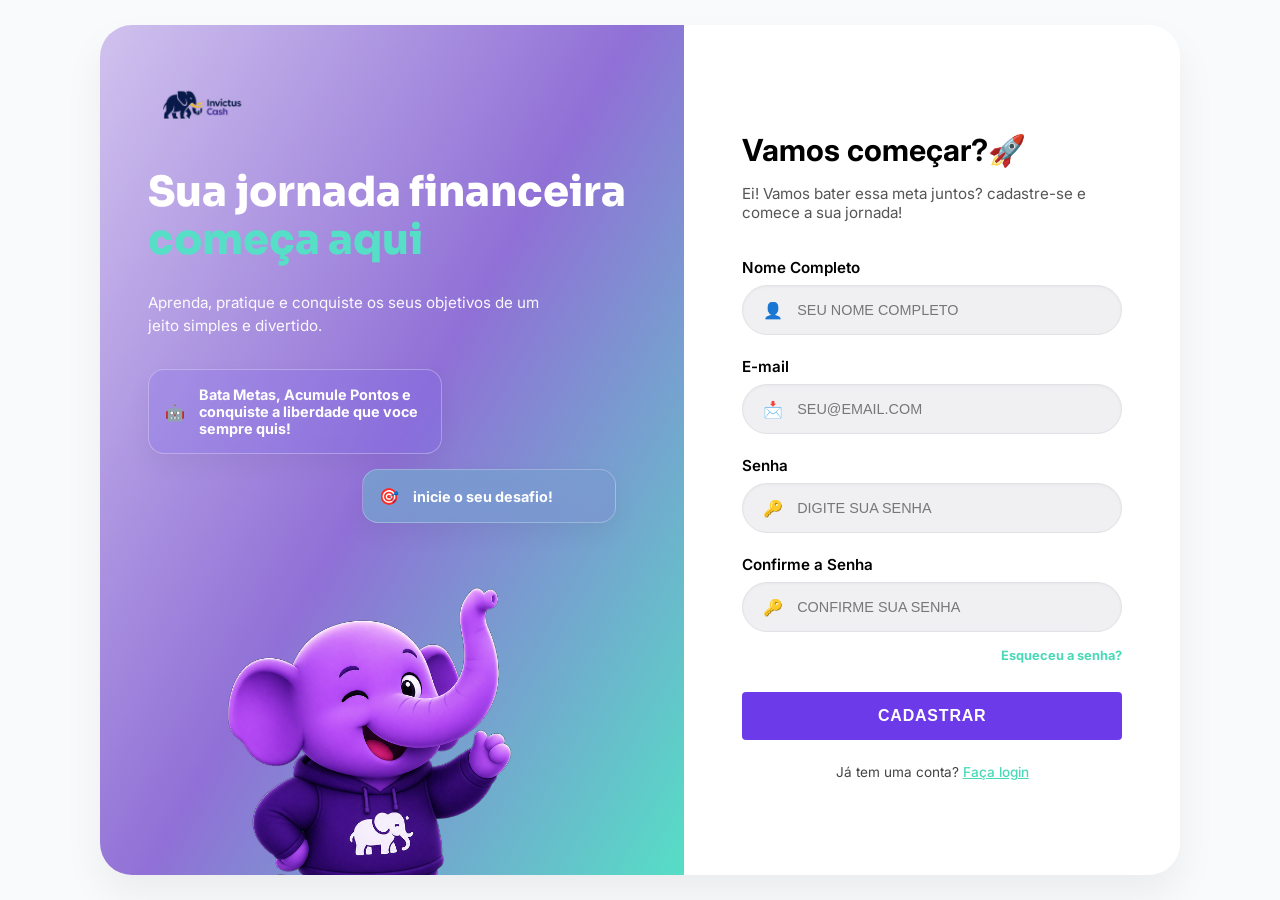
<file: invictus-cash/cadastro.html>
<!DOCTYPE html>
<html lang="pt-BR">
<head>
    <meta charset="UTF-8">
    <meta name="viewport" content="width=device-width, initial-scale=1.0">
    <title>Login - Invictus Cash</title>
    <link rel="stylesheet" href="css/cadastro.css">
    <link rel="preconnect" href="https://fonts.googleapis.com">
    <link rel="preconnect" href="https://fonts.gstatic.com" crossorigin>
    <link href="https://fonts.googleapis.com/css2?family=Inter:wght@400;500;600;700&family=Sora:wght@700;800&display=swap" rel="stylesheet">
</head>
<body class="login-page">

    <div class="login-container">
        
        <div class="login-sidebar">
            <div class="sidebar-logo">
                <img src="img/Frame 21 copia.PNG" alt="Invictus Cash logo featuring the brand name and visual identity">
            </div>
            
            <h1 class="sidebar-title">Sua jornada financeira <span class="cyan-text">começa aqui</span></h1>
            <p class="sidebar-subtitle">Aprenda, pratique e conquiste os seus objetivos de um jeito simples e divertido.</p>
            
            <div class="floating-card card-meta">
                <div class="card-icon-yellow">
                    🤖</div>
                <div class="card-text-box">
                    <h4>Bata Metas, Acumule Pontos e conquiste a liberdade que voce sempre quis!</h4>
                    
                </div>
            </div>

            <div class="floating-card card-streak">
                <div class="card-icon-fire">🎯</div>
                <div class="card-text-box">
                    <h4>inicie o seu desafio!</h4>
                </div>
            </div>

            <img src="img/image 10.png" alt="Mascote Elefante" class="mascot-img">
        </div>

        <div class="login-content">
            <div class="form-box">
                <h2>Vamos começar?🚀</h2>
                <p class="form-subtitle">Ei! Vamos bater essa meta juntos? cadastre-se e comece a sua jornada!</p>

                <form>

                    <div class="input-group">
                        <label>Nome Completo</label>
                        <div class="input-wrapper">
                            <span class="field-icon">👤</span> <input type="text" placeholder="SEU NOME COMPLETO" required>
                        </div>
                    </div>

                    <div class="input-group">
                        <label>E-mail</label>
                        <div class="input-wrapper">
                            <span class="field-icon">📩</span> <input type="email" placeholder="SEU@EMAIL.COM" required>
                        </div>
                    </div>

                    <div class="input-group">
                        <label>Senha</label>
                        <div class="input-wrapper">
                            <span class="field-icon">🔑</span> <input type="password" placeholder="DIGITE SUA SENHA" required>
                        </div>
                    </div>

                    <div class="input-group">
                        <label>Confirme a Senha</label>
                        <div class="input-wrapper">
                            <span class="field-icon">🔑</span> <input type="password" placeholder="CONFIRME SUA SENHA" required>
                        </div>
                    </div>

                    <div class="forgot-link-box">
                        <a href="#" class="forgot-link">Esqueceu a senha?</a>
                    </div>

                    <button type="submit" class="btn-submit">CADASTRAR</button>
                </form>

                <p class="redirect-text">Já tem uma conta? <a href="login.html">Faça login</a></p>
            </div>
        </div>

    </div>

</body>
</html>
</file>
<file: css/styles.css>
/* ===== VARIÁVEIS E CORES ===== */
:root {
    --primary-color: #6366f1;
    --primary-dark: #4f46e5;
    --secondary-color: #06b6d4;
    --accent-color: #8b5cf6;
    --success-color: #10b981;
    --text-dark: #1f2937;
    --text-light: #6b7280;
    --bg-light: #f9fafb;
    --bg-white: #ffffff;
    --border-color: #e5e7eb;
    --shadow: 0 4px 6px rgba(0, 0, 0, 0.1);
    --shadow-lg: 0 10px 25px rgba(0, 0, 0, 0.1);

        --bg-container: #ffffff;
    --text-main: #0b0f19;       /* Tom escuro premium */
    --text-muted: #475569;      /* Slate moderno */
    --accent-start: #73F4D7;    /* Ciano base */
    --accent-end: #3ee6c0;      /* Ciano profundo para o gradiente */
    --font-family: 'Inter', system-ui, -apple-system, sans-serif;
    --radius-lg: 24px;          /* Curvas mais amigáveis no container */
    --radius-md: 12px;          /* Bordas do botão */
    --radius-sm: 8px;           /* Bordas do ícone */

     --purple-main: #7B2FBE;    /* Roxo vivo dos badges e sliders */
  --purple-dark: #3A00A1;    /* Roxo ultra profundo do card de resultado */
  --purple-soft: #A364FF;    /* Tom mais claro para degradês */
  --dark-text: #0B0F19;      /* Preto suave para o título principal */
  --gray-700: #4A4A68;       /* Texto das listas e labels */
  --gray-200: #E6E6F2;       /* Linha do slider vazia e bordas secundárias */
  --off-white: #F9F9FE;      /* Fundo da seção */
  --white: #FFFFFF;
  --radius-lg: 24px;
  --radius-md: 16px;

  --roxo-suave: #D0C2EE; /* Roxo suave para o gradiente */

  /* Variável do gradiente para o Tema Claro */
    --primary-gradient: linear-gradient(120deg, #D0C2EE, #9070D6, #56DEC6);

    --logo-image: url('../img/logo-light.png');

}

/* ===== TEMA ESCURO (DARK MODE) ===== */
.dark-theme {
    /* Fundos */
    --bg-light: #0B0F19;         /* O off-white vira o fundo escuro premium */
    --off-white: #0B0F19;
    --bg-white: #131A2E;         /* Os fundos brancos viram um azul-escuro fosco */
    --bg-container: #131A2E;
    --white: #131A2E;

    /* Textos */
    --text-dark: #F1F5F9;         /* Textos escuros viram branco/cinza claro */
    --text-main: #F1F5F9;
    --dark-text: #F1F5F9;
    
    --text-light: #94A3B8;        /* Textos secundários viram cinza médio */
    --text-muted: #94A3B8;
    --gray-700: #94A3B8;

    /* Bordas e Linhas */
    --border-color: #1E293B;      /* Bordas ficam escuras e sutis */
    --gray-200: #1E293B;
    
    /* Sombra mais suave para o tema escuro */
    --shadow: 0 4px 6px rgba(0, 0, 0, 0.3);
    --shadow-lg: 0 10px 25px rgba(0, 0, 0, 0.4);

    /* O Roxo ultra profundo do card de resultado pode ficar um pouco mais visível */
    --purple-dark: #1E0A45; 

    /* Variável do gradiente adaptada para o Tema Escuro (tons mais profundos) */
    --primary-gradient: linear-gradient(120deg, #2E1A47, #4A2874, #1B5E51);

     --roxo-suave: #1E0A45; /* Roxo suave para o gradiente */

     --logo-image: url('../img/logo-dark.png');


}

.sidebar-logo {
    width: 200px;
    height: 200px;
    background-image: var(--logo-image);
    background-size: contain;
    background-repeat: no-repeat;
    background-position: center;
}

/* Estilização do Botão de Alternar Tema (btn-theme) que adicionamos no HTML */
.btn-theme {
    background: none;
    border: 1px solid var(--border-color);
    font-size: 1.2rem;
    cursor: pointer;
    padding: 6px 10px;
    border-radius: var(--radius-sm);
    transition: transform 0.2s, background-color 0.2s;
    display: inline-flex;
    align-items: center;
    justify-content: center;
}

.btn-theme:hover {
    transform: scale(1.1);
    background-color: var(--border-color);
}




/* ===== RESET E ESTILOS GLOBAIS CORRIGIDOS ===== */
* {
    margin: 0;
    padding: 0;
    box-sizing: border-box;
}

*, *::before, *::after {
    box-sizing: border-box; 
}

html {
    min-height: 100%;
    font-family: 'Inter', sans-serif;
    scroll-behavior: smooth;
    /* SEM NENHUM OVERFLOW AQUI PARA NÃO QUEBRAR O STICKY */
}

body {
    font-family: 'Segoe UI', Tahoma, Geneva, Verdana, sans-serif;
    line-height: 1.6;
    color: var(--text-dark);
    background-color: var(--bg-white);
    transition: background-color 0.6s ease, color 0.6s ease;
    
    padding-top: 0px; /* Como estamos usando sticky, fica 0px mesmo */
    
    width: 100%;
    /* Mantemos o overflow SOMENTE no body para evitar barras de rolagem laterais */
    overflow-x: hidden; 
}



.container {
    max-width: 1200px;
    margin: 0 auto;
    padding: 0 20px;
   
}

/* ===== TIPOGRAFIA ===== */
h1, h2, h3, h4, h5, h6 {
    font-weight: 700;
    line-height: 1.2;
}

h2 {
    font-size: 2.5rem;
    margin-bottom: 1rem;
    color: var(--text-dark);
    font-family: Huninn
}

.texto-verde {
    color: #44F8D8; /* Você pode mudar esse código para o tom de verde que preferir */
}

h3 {
    font-size: 1.5rem;
    margin-bottom: 0.5rem;
}

p {
    color: var(--text-light);
    margin-bottom: 1rem;
}

a {
    color: var(--text-color);
    text-decoration: none;
    transition: color 0.3s;
}

/* ===== BOTÕES ===== */
.btn-primary {
    background: linear-gradient(135deg, var(--primary-color), var(--accent-color));
    color: white;
    padding: 12px 32px;
    border: none;
    border-radius: 8px;
    font-size: 1rem;
    font-weight: 600;
    cursor: pointer;
    transition: all 0.3s ease;
    box-shadow: var(--shadow);
}

.btn-primary:hover {
    transform: translateY(-2px);
    box-shadow: var(--shadow-lg);
}

.btn-primary-large {
    background: linear-gradient(135deg, var(--primary-color), var(--accent-color));
    color: white;
    padding: 16px 48px;
    border: none;
    border-radius: 8px;
    font-size: 1.1rem;
    font-weight: 600;
    cursor: pointer;
    transition: all 0.3s ease;
    box-shadow: var(--shadow);
}

.btn-primary-large:hover {
    transform: translateY(-2px);
    box-shadow: var(--shadow-lg);
}

.btn-secondary-large {
    background: linear-gradient(120deg, #D0C2EE, #9070D6, #56DEC6);
    color: white;
    padding: 16px 48px;
    border: none;
    border-radius: 8px;
    font-size: 1.1rem;
    font-weight: 600;
    cursor: pointer;
    transition: all 0.3s ease;
    box-shadow: var(--shadow);
}
/* Configuração Geral para Ambos os Botões */
.btn-primary, .btn-secondary {
    display: inline-flex;
    align-items: center;
    justify-content: space-between;
    width: 290px; /* Reduzido levemente para acompanhar o tamanho da nova seta */
    margin: 10px; /* Adiciona espaçamento ao redor de cada botão */
    
    padding: 12px 24px;
    font-family: 'Inter', sans-serif;
    font-size: 1.1rem;
    font-weight: 700;
    letter-spacing: -0.3px;
    
    border: none;
    border-radius: 14px;
    cursor: pointer;
    transition: all 0.2s ease-in-out;
    box-shadow: 0px 4px 5px rgba(0, 0, 0, 0.22); 
}

/* Efeito ao passar o mouse */
.btn-primary:hover, .btn-secondary:hover {
    transform: translateY(-2px);
    box-shadow: 0px 6px 10px rgba(0, 0, 0, 0.28);
}

/* Customização do Botão Roxo */
.btn-primary {
    background: #6D3FE3;
    color: #FFFFFF;
}

/* Customização do Botão Ciano */
.btn-secondary {
    background: #73F4D7;
    color: #000000;
}

/* Tamanho Controlado das Setas */
.btn-primary svg, .btn-secondary svg {
    width: 22px; /* Diminuído de 32px para 22px para ficar proporcional e delicado */
    height: auto;
    flex-shrink: 0; /* Garante que a seta não vai amassar em telas menores */
}

.btn-login {
    background: transparent;
    color: var(--primary-color);
    padding: 10px 20px;
    border: 2px solid var(--primary-color);
    border-radius: 6px;
    font-weight: 600;
    cursor: pointer;
    transition: all 0.3s ease;
}

.btn-login:hover {
    background: var(--primary-color);
    color: white;
}

.btn-signup {
    background: linear-gradient(135deg, var(--primary-color), var(--accent-color));
    color: white;
    padding: 10px 20px;
    border: none;
    border-radius: 6px;
    font-weight: 600;
    cursor: pointer;
    transition: all 0.3s ease;
}

.btn-signup:hover {
    transform: translateY(-2px);
    box-shadow: var(--shadow);
}
/* organizee... */

/* Container Principal do Card */
.card-financeiro {
    width: 100%;
    max-width: 450px; /* Limita a largura para ficar parecido com o print */
    padding: 24px;
    
    background-color: #FFFFFF;
    border: 3px solid #4646463a; /* Borda azul exata do modelo */
    border-radius: 24px;       /* Bordas bem arredondadas */
    
    font-family: 'Inter', sans-serif; /* Substitua pela fonte do seu projeto */
    box-shadow: 0 4px 12px rgba(0, 0, 0, 0.068); /* Sombra leve opcional */
}

/* Alinhamento do Ícone ao lado do Título */
.card-header {
    display: flex;
    align-items: center;
    gap: 12px; /* Espaço entre o ícone e o texto */
    margin-bottom: 20px; /* Distância entre o título e a lista */
}

/* Tamanho do Ícone */
.card-icon {
    width: 36px;
    height: 36px;
    flex-shrink: 0;
}

/* Estilização do Título */
.card-header h3 {
    color: #000000;
    font-size: 1.15rem;
    font-weight: 800;
    margin: 0;
    letter-spacing: 0.5px;
}

/* Configuração da Lista Numérica */
.card-list {
    margin: 0;
    padding-left: 20px; /* Cria o recuo padrão dos números */
    list-style-type: decimal; /* Garante a numeração 1, 2, 3 automático */
}

/* Estilização de cada item da lista */
.card-list li {
    color: #333333;
    font-size: 1.05rem;
    font-weight: 500;
    line-height: 1.6; /* Dá um espaçamento agradável entre as linhas */
    margin-bottom: 4px;
}



/* === BOTÃO HAMBÚRGUER (Escondido por padrão no computador) === */
/* ===== HEADER & NAVBAR ===== */
/* Seu header base precisa ter uma transição suave */
.header {
    background: var(--bg-white);
    box-shadow: var(--shadow);
    position: sticky; 
    top: 0;           
    left: 0;
    width: 100%;
    z-index: 1000;
    /* Usar transform para transição evita bugs de renderização no sticky */
    transition: transform 0.3s ease-in-out, background 0.3s ease; 
    transform: translateY(0); /* Estado visível padrão */
}

/* Esconde o menu jogando-o para cima suavemente */
.header.header-hidden {
    transform: translateY(-100%); 
}

.navbar {
    display: flex;
    justify-content: space-between;
    align-items: center;
    padding: 1rem 0;
    position: relative;
    z-index: 10;
}

.logo img {
    width: 100%;
    max-width: 180px;
    height: auto;
    object-fit: contain;
    display: block;
}

/* Links de Navegação (Desktop) */
.nav-links {
    display: flex;
    gap: 2rem;
    list-style: none;
}

.nav-links a {
    color: var(--text-dark);
    text-decoration: none;
    font-weight: 500;
    transition: color 0.3s ease;
    font-family: 'Inria Serif', serif;
}

.nav-links a:hover {
    color: var(--primary-color);
}

/* Container de Botões */
.nav-buttons-container {
    display: flex;
    align-items: center;
    gap: 1rem;
}

.nav-buttons {
    display: flex;
    align-items: center;
    gap: 1rem;
}

/* === BOTÃO HAMBÚRGUER (Escondido no PC) === */
.menu-toggle {
    display: none;
    background: none;
    border: none;
    cursor: pointer;
    padding: 10px;
    z-index: 1001;
}

.hamburger {
    display: block;
    width: 25px;
    height: 3px;
    background: var(--text-dark, #333);
    position: relative;
    transition: background 0.3s ease;
}

.hamburger::before,
.hamburger::after {
    content: '';
    position: absolute;
    width: 25px;
    height: 3px;
    background: var(--text-dark, #333);
    transition: all 0.3s ease;
}

.hamburger::before { top: -8px; }
.hamburger::after { bottom: -8px; }


/* ===== RESPONSIVIDADE (Celular e Tablet) ===== */
@media (max-width: 768px) {
    /* Ativa o botão hambúrguer ao lado dos botões comuns */
    .menu-toggle {
        display: block;
    }

    /* Reduz um pouco o tamanho dos botões de login/cadastro para caber tudo na barra do celular */
    .nav-buttons button {
        padding: 0.4rem 0.8rem;
        font-size: 0.9rem;
    }

    /* Apenas a lista de links vira o menu suspenso abaixo do header */
    .nav-links {
        position: absolute;
        top: 100%; /* Aparece logo abaixo da barra */
        left: 0;
        width: 100%;
        background: var(--bg-white);
        box-shadow: var(--shadow);
        display: none; /* Escondido por padrão */
        flex-direction: column;
        align-items: center;
        padding: 1.5rem 0;
        gap: 1.5rem;
        z-index: 999;
    }

    /* JavaScript ativa essa classe para mostrar apenas os links */
    .nav-links.active {
        display: flex;
    }
}
/* ===== 2. HERO SECTION AJUSTADA ===== */
.hero {
    padding: 80px 0;
    background: linear-gradient(135deg, rgba(99, 102, 241, 0.05), rgba(139, 92, 246, 0.05));
    overflow: hidden; /* Evita quebras de página para os lados */
}

.hero-content {
    display: grid;
    grid-template-columns: 1.2fr 0.8fr; /* Dá um pouco mais de destaque para o texto */
    gap: 3rem;
    align-items: center;
}

.hero-text h2 {
    font-size: clamp(2rem, 4vw, 3.5rem); /* Diminui o título de forma fluida em telas menores */
    margin-bottom: 1.5rem;
    color: var(--text-dark);
    line-height: 1.2;
}

.hero-text p {
    font-size: clamp(1rem, 1.5vw, 1.2rem);
    margin-bottom: 2rem;
    color: var(--text-light);
    line-height: 1.6;
}


/* =======================================================
   ===== REGRAS DE RESPONSIVIDADE (MEDIA QUERIES) =====
   ======================================================= */

/* --- TABLETS (Telas de até 992px) --- */
@media (max-width: 992px) {
    .navbar {
        padding: 0.8rem 0;
    }

    .logo img {
        max-width: 140px; /* Logo ligeiramente menor em telas menores */
    }

    .nav-links {
        gap: 1.2rem; /* Reduz o espaço dos links no menu */
    }

    .hero-content {
        gap: 2rem;
    }
}

.phone-mockup {
    display: flex;
    justify-content: center;
    align-items: center;
}

.phone-screen {
    width: 280px;
    height: 580px;
    background: linear-gradient(150deg, var(--primary-color), var(--accent-color));
    border-radius: 50px;
    padding: 1px;
    box-shadow: var(--shadow-lg);
    overflow: hidden;
    position: relative;
}

.phone-screen::before {
    content: '';
    position: absolute;
    top: 0;
    left: 50%;
    transform: translateX(-50%);
    width: 150px;
    height: 25px;
    
    border-radius: 0 0 25px 25px;
    z-index: 10;
}

.phone-screen img {
    width: 100%;
    height: 100%;
    object-fit: cover;
    border-radius: 30px;
}


/* ===== SEÇÃO DO SIMULADOR (VITINHO AO LADO DA LISTA SEMPRE) ===== */

/* Alinha a lista e a imagem lado a lado em todas as telas */
/* Centraliza a section inteira na página */
#beneficios {
    display: flex;
    flex-direction: column;
    align-items: center;      /* Centraliza na horizontal */
    justify-content: center;   /* Centraliza na vertical */
    min-height: 100vh;         /* Opcional: faz a seção ocupar a altura total da tela para centrar perfeitamente */
    padding: 40px 20px;
    width: 100%;
}

/* Garante que o container interno também alinhe os elementos ao centro /* Força a seção inteira a permitir caixas maiores dentro dela */
.solucoes {
    width: 100%;
    display: flex;
    justify-content: center;
    align-items: center;
    padding: 60px 20px;
}

/* Aumenta drasticamente o tamanho máximo permitindo que ele ocupe até 80% da tela inteira */
.container-simulador {
    display: flex;
    flex-direction: column;
    align-items: center;
    width: 90% !important;     /* Força a largura a usar a quase totalidade disponível */
    max-width: 1100px !important; /* Aumentado bem mais e com !important para ignorar travas antigas */
    margin: 0 auto;
}

/* Espalha os dois lados tirando o aspecto espremido */
.simulador-conteudo-wrapper {
    display: flex;
    flex-direction: row;       
    align-items: center;       
    justify-content: space-between; 
    gap: 60px; /* Aumenta a distância entre eles */
    margin: 40px 0;
    width: 100% !important;               
}

.lista-recursos {
    flex: 1.2; /* Dá um pouco mais de destaque para o texto */
    list-style: none;
    padding: 0;
}

.vitinho-preview {
    flex: 0.8; 
    display: flex;
    justify-content: center;   
}

.vitinho-img {
    width: 120%;               
    max-width: 650px !important; /* Força o Vitinho a crescer na tela */
    height: auto;              
    object-fit: contain;
}

/* Garante que o botão fique bem posicionado no centro */
.btn-explorar {
    margin: 0 auto;
    display: block;
}

/* AJUSTES DE RESPONSIVIDADE PARA TELAS MENORES (Celulares) */
@media (max-width: 768px) {
    .simulador-conteudo-wrapper {
        gap: 12px;             /* Diminui o espaço entre texto e imagem no celular */
    }

    .texto-recurso {
        font-size: 0.85rem;    /* Fonte ligeiramente menor para caber em telas estreitas */
    }

    .check-box {
        font-size: 0.9rem;     
    }
}

/* ===== WHY CHOOSE SECTION ===== */
.why-choose {
    padding: 80px 0;
    background: var(--bg-light);
}

.why-choose h2 {
    text-align: center;
    margin-bottom: 3rem;
}

.features-grid {
    display: grid;
    grid-template-columns: repeat(auto-fit, minmax(300px, 1fr));
    gap: 2rem;
}

.feature-card {
    background: var(--bg-white);
    padding: 2rem;
    border-radius: 12px;
    text-align: center;
    box-shadow: var(--shadow);
    transition: all 0.3s ease;
}

.feature-card:hover {
    transform: translateY(-10px);
    box-shadow: var(--shadow-lg);
}

.feature-icon {
    font-size: 3rem;
    margin-bottom: 1rem;
}

.feature-card h3 {
    color: var(--primary-color);
    margin-bottom: 0.5rem;
}

.feature-card p {
    color: var(--text-light);
    font-size: 0.95rem;
}




/* Container de Alinhamento */
.container-simulador {
    max-width: 640px;           /* Largura de leitura ideal para conteúdo em uma coluna */
    padding: 4rem 3rem;
    font-family: var(--font-family);
    text-align: left;
    background-color: var(--bg-container);
    border-radius: var(--radius-lg);
}

/* Cabeçalho do Bloco */
.simulador-header {
    margin-bottom: 2.5rem;
}

.simulador-header h2 {
    font-size: 2.5rem;
    font-weight: 800;
    color: var(--text-main);
    margin: 0 0 0.75rem 0;
    letter-spacing: -0.03em;
    line-height: 1.15;
}

.simulador-header .subtitulo {
    font-size: 1.125rem;
    line-height: 1.6;
    color: var(--text-muted);
    margin: 0;
}

/* Lista de Recursos */
.lista-recursos {
    list-style: none;
    padding: 0;
    margin: 0 0 3rem 0;
    display: flex;
    flex-direction: column;
    gap: 1.12rem;               /* Espaçamento moderno usando gap em vez de margin-bottom */
}

.lista-recursos li {
    display: flex;
    align-items: center;
    font-size: 1.05rem;
    font-weight: 500;
    color: var(--text-main);
    transition: transform 0.25s cubic-bezier(0.16, 1, 0.3, 1);
}

/* Micro-interação elegante ao passar o mouse */
.lista-recursos li:hover {
    transform: translateX(6px);
}

/* O "Box" do ícone de Checkmark */
.check-box {
    display: inline-flex;
    align-items: center;
    justify-content: center;
    width: 28px;
    height: 28px;
    font-size: 0.9rem;
    font-weight: 900;
    margin-right: 1.25rem;
    color: var(--text-main);
    background-color: rgba(115, 244, 215, 0.18); /* Ciano ultra suave */
    border: 1px solid rgba(115, 244, 215, 0.4);   /* Borda fina para dar definição */
    border-radius: var(--radius-sm);
    flex-shrink: 0;
}

/* Botão Ciano Dinâmico */
.btn-explorar {
    display: inline-flex;
    align-items: center;
    justify-content: center;
    
    background: linear-gradient(135deg, var(--accent-start), var(--accent-end));
    color: var(--text-main);
    font-size: 1.05rem;
    font-weight: 700;
    letter-spacing: -0.01em;
    
    padding: 1.1rem 2.75rem;
    border: none;
    border-radius: var(--radius-md);
    cursor: pointer;
    position: relative;
    overflow: hidden;
    
    /* Transições fluidas de alta performance */
    transition: transform 0.25s cubic-bezier(0.16, 1, 0.3, 1), 
                box-shadow 0.25s cubic-bezier(0.16, 1, 0.3, 1), 
                filter 0.2s ease;
    
    /* Sombra multicamada orgânica */
    box-shadow: 0 4px 6px -1px rgba(0, 0, 0, 0.03), 
                0 10px 20px -5px rgba(115, 244, 215, 0.25);
}

/* Efeito de flutuação e brilho */
.btn-explorar:hover {
    transform: translateY(-4px);
    filter: brightness(1.04);
    box-shadow: 0 12px 24px -6px rgba(0, 0, 0, 0.08), 
                0 20px 30px -5px rgba(115, 244, 215, 0.45);
}

/* Efeito físico ao pressionar (Clique) */
.btn-explorar:active {
    transform: translateY(-1px);
    box-shadow: 0 4px 6px -1px rgba(0, 0, 0, 0.03), 
                0 10px 15px -3px rgba(115, 244, 215, 0.25);
}
/* ===== SOLUÇÕES SECTION ===== */



/* ── SIMULATOR CONTAINER ── */
.simulator-section {
  /* Usa as variáveis que você criou. Se não existirem, aplica os fallbacks cinzas */
  background: var(--off-white, #F9F9FE); 
  padding: 100px 5%;
  font-family: var(--font-family, 'Inter', sans-serif);
  transition: background 0.3s ease; /* Suaviza a transição ao mudar de tema */
}

.simulator-inner {
  max-width: 1200px;
  margin: 0 auto;
  display: grid;
  grid-template-columns: 1.1fr 0.9fr; /* Coluna da esquerda ligeiramente maior */
  gap: 80px;
  align-items: center;
}

/* Lado Esquerdo - Textos e Chamada */
.simulator-info h3 {
  color: var(--purple-main, #7B2FBE); /* Usa o roxo vivo das suas variáveis */
  font-size: 0.85rem;
  text-transform: uppercase;
  letter-spacing: 0.05em;
  font-weight: 700;
  margin-bottom: 12px;
}

.simulator-info h2 {
  font-family: 'Sora', sans-serif;
  font-size: 2.5rem;
  font-weight: 800;
  color: var(--dark-text, #0B0F19); /* Muda automaticamente no Dark Mode para #F1F5F9 */
  line-height: 1.2;
  letter-spacing: -0.02em;
  margin-bottom: 32px;
  transition: color 0.3s ease;
}

.simulator-bullets {
  list-style: none;
  padding: 0;
  display: flex;
  flex-direction: column;
  gap: 20px;
}

/* EFEITO DE MOVIMENTO: Os itens deslizam ao passar o mouse */
.simulator-bullets li {
  display: flex;
  align-items: center;
  gap: 16px;
  font-size: 1rem;
  font-weight: 500;
  color: var(--gray-700, #4A4A68); /* Muda automaticamente no Dark Mode para #94A3B8 */
  transition: transform 0.3s cubic-bezier(0.25, 0.8, 0.25, 1), color 0.3s ease;
  cursor: pointer;
}

/* INTERAÇÃO: Desliza o texto para a direita e altera a cor para o roxo principal */
.simulator-bullets li:hover {
  transform: translateX(8px); 
  color: var(--purple-main, #7B2FBE); 
}

/* Badge Roxo com Checkmark (✓) */
.bullet-check {
  width: 24px;
  height: 24px;
  min-width: 24px;
  border-radius: 50%;
  /* Usa o degradê entre o roxo soft e o roxo main das suas variáveis */
  background: linear-gradient(135deg, var(--purple-soft, #A364FF), var(--purple-main, #7B2FBE));
  display: flex;
  align-items: center;
  justify-content: center;
  color: #FFFFFF; /* O checkmark (✓) deve se manter sempre branco para contraste */
  font-size: 0.8rem;
  font-weight: 800;
  box-shadow: 0 4px 10px rgba(123, 47, 190, 0.2);
  transition: transform 0.3s ease, box-shadow 0.3s ease;
}

/* INTERAÇÃO: O ícone de check cresce e rotaciona ao passar o mouse */
.simulator-bullets li:hover .bullet-check {
  transform: scale(1.18) rotate(15deg); 
  box-shadow: 0 6px 15px rgba(123, 47, 190, 0.4); 
}

/* ===== O CARD DO SIMULADOR (CORRIGIDO) ===== */
.simulator-card {
  background: var(--roxo-suave, #D0C2EE); /* Muda automaticamente no Dark Mode para #1E0A45 */
  border-radius: var(--radius-lg, 24px);
  padding: 44px;
  box-shadow: var(--shadow-lg);
  border: 1px solid var(--border-color, rgba(230, 230, 242, 0.5));
  width: 100%;
  box-sizing: border-box;
  transition: background 0.3s ease, border-color 0.3s ease; /* Transição suave no Dark Mode */
}

/* Ajuste de responsividade do Card */
@media (max-width: 768px) {
  .simulator-card {
    padding: 20px; /* Reduz o espaçamento para caber perfeitamente no celular */
  }
  .simulator-inner {
    grid-template-columns: 1fr; /* Empilha as colunas em telas menores */
    gap: 40px;
  }
}
.simulator-card.reveal {
  animation: reveal 0.6s ease-out;
}

.sim-title {
  font-family: 'Sora', sans-serif;
  font-size: 1.3rem;
  font-weight: 700;
  color: var(--dark-text);
  margin-top: 0;
  margin-bottom: 36px;
  display: flex;
  align-items: center;
  gap: 8px;
}

.sim-group {
  margin-bottom: 28px;
}

.sim-label {
  font-size: 0.9rem;
  font-weight: 600;
  color: var(--gray-700);
  margin-bottom: 12px;
  display: flex;
  justify-content: space-between;
  align-items: center;
}

/* Valor em destaque ao lado da label */
.sim-label span {
  color: var(--purple-main);
  font-weight: 700;
  font-size: 0.95rem;
}

/* Customização dos Sliders (Range) */
input[type=range] {
  appearance: none;
  -webkit-appearance: none;
  width: 100%;
  height: 6px;
  border-radius: 10px;
  background: var(--gray-200);
  cursor: pointer;
  outline: none;
}

/* A bolinha (Thumb) do slider */
input[type=range]::-webkit-slider-thumb {
  -webkit-appearance: none;
  width: 24px;
  height: 24px;
  border-radius: 50%;
  background: var(--purple-main);
  border: 2px solid var(--white); /* Cria o efeito de anel do modelo */
  box-shadow: 0 4px 12px rgba(123, 47, 190, 0.4);
  cursor: pointer;
  transition: transform 0.1s ease;
}

input[type=range]::-webkit-slider-thumb:hover {
  transform: scale(1.1);
}

/* Card Roxo Interno (Resultado Principal) */
.sim-result {
  background: var(--purple-dark);
  border-radius: var(--radius-md);
  padding: 32px 24px;
  color: var(--white-off);
  text-align: center;
  margin-top: 36px;
  box-shadow: 0 10px 25px rgba(58, 0, 161, 0.25);
}

.sim-result-label {
  font-size: 0.85rem;
  font-weight: 500;
  opacity: 0.8;
  margin-bottom: 10px;
  letter-spacing: 0.02em;
  color: #FFFFFF; /* Cor do texto do label */
}

.sim-result-value {
  font-family: 'Sora', sans-serif;
  font-size: 2.6rem;
  font-weight: 800;
  letter-spacing: -0.01em;
  color: #E6E6F2; /* Cor do valor principal */
}

.sim-result-sub {
  font-size: 0.8rem;
  opacity: 0.7;
  margin-top: 12px;
  line-height: 1.4;
  color: #E6E6F2; /* Cor do texto secundário */
}

/* Distribuição dos Valores de Baixo (Fora do bloco roxo) */
.sim-breakdown {
  display: grid;
  grid-template-columns: 1fr 1fr;
  gap: 24px;
  margin-top: 32px;
  border-top: 1px solid var(--gray-200);
  padding-top: 24px;
}

.sim-item {
  text-align: center;
}

.sim-item-val {
  font-family: 'Sora', sans-serif;
  font-size: 1.3rem;
  font-weight: 700;
  color: var(--purple-main); /* Mudado para combinar com a base do print */
}

.sim-item-lbl {
  font-size: 0.75rem;
  color: var(--gray-700);
  font-weight: 500;
  margin-top: 6px;
}

/* ── ACCESSIBILITY SECTION ── */
.access-section { 
background: var(--bg-light); /* Antes estava var(--off-white) ou cor fixa */
    padding: 80px 5%; 
    text-align: center; /* Centraliza o cabeçalho */
    font-family: 'Inter', sans-serif;
    transition: background 0.3s ease;
}

/* Cabeçalho da Seção */
.access-header-tag {
    color: #7B2FBE;
    font-size: 0.75rem;
    font-weight: 700;
    text-transform: uppercase;
    letter-spacing: 0.05em;
    margin-bottom: 12px;
}

.team-section {
    padding: 80px 0;
    background: var(--bg-light);
}

.team-section h2 {
    font-family: 'Sora', sans-serif;
    font-size: 2.5rem;
    font-weight: 800;
    color: var(--text-dark);
    margin-bottom: 16px;
    line-height: 1.2;
}

.team-section p {
    font-size: 0.95rem;
    color: #8A8A99;
    max-width: 600px;
    margin: 0 auto 48px auto;
    line-height: 1.5;
}

.team-grid { 
    display: grid; 
    grid-template-columns: repeat(3, 1fr); 
    gap: 24px; 
    max-width: 1100px;
    margin: 0 auto;
    text-align: left; /* o conteúdo dentro dos cards estara alinhado à esquerda */
}

.team-member {
    background: var(--bg-white);
    border-radius: 150px; 
    padding: 32px 28px;
    border: 1px solid var(--border-color);
    display: flex;
    flex-direction: column;
    align-items: flex-start; /* Alinha os itens da coluna à esquerda */
    justify-content: space-between; /* Garante espaçamento uniforme vertical */
    transition: transform .25s, box-shadow .25s, background .3s, border .3s;
}

.team-member:hover { 
    transform: translateY(-4px); 
    box-shadow: 0 10px 25px rgba(0, 0, 0, 0.04); 

}

.team-member img { 
    width: 100%; 
    border-radius: 150px; 
    margin-bottom: 20px; 
}

.access-main-title {
    font-family: 'Sora', sans-serif;
    font-size: 2.2rem;
    font-weight: 800;
    color: var(--text-dark);
    margin-bottom: 16px;
    line-height: 1.3;
}

.access-subtitle {
    font-size: 0.95rem;
    color: #8A8A99;
    max-width: 600px;
    margin: 0 auto 48px auto;
    line-height: 1.5;
}

/* Grid de Cards */
.access-grid { 
    display: grid; 
    grid-template-columns: repeat(3, 1fr); 
    gap: 24px; 
    max-width: 1100px;
    margin: 0 auto;
    text-align: left; /* Garante que o conteúdo dentro dos cards seja alinhado à esquerda */
}

/* Cards */
.access-card {
    background: var(--bg-white);
    border-radius: 16px; 
    padding: 32px 28px;
    border: 1px solid var(--border-color);
    display: flex;
    flex-direction: column;
    align-items: flex-start; /* Alinha os itens da coluna à esquerda */
    justify-content: space-between; /* Garante espaçamento uniforme vertical */
    transition: transform .25s, box-shadow .25s, background .3s, border .3s;
}

.access-card:hover { 
    transform: translateY(-4px); 
    box-shadow: 0 10px 25px rgba(0, 0, 0, 0.04); 
}

.access-icon { 
    font-size: 2rem; 
    margin-bottom: 20px; 
}

.access-title { 
    font-family: 'Sora', sans-serif; 
    font-size: 1.05rem; 
    font-weight: 700; 
    color: var(--text-dark); /* Garante que o título mude no modo escuro */
    margin-bottom: 8px; 
}

.access-desc { 
    font-size: 0.85rem; 
    color: var(--text-light); /* Garante que a descrição mude no modo escuro */
    line-height: 1.6;
    flex-grow: 1; /* Faz o texto preencher o espaço para alinhar as badges embaixo */
    margin-bottom: 16px;
}

/* Badges (Tags ovais roxas) */
.access-badge {
    display: inline-block; 
    font-size: 0.725rem; 
    font-weight: 700;
    padding: 6px 14px; 
    border-radius: 100px; /* Bordas perfeitamente arredondadas em pílula */
    color: #7B2FBE;
    background: rgba(123, 47, 190, 0.06); 
    border: 1px solid rgba(123, 47, 190, 0.15);
}

/* Responsividade para telas menores */
@media (max-width: 992px) {
    .access-grid { grid-template-columns: repeat(2, 1fr); }
}
@media (max-width: 600px) {
    .access-grid { grid-template-columns: 1fr; }
}
.solucoes {
    padding: 80px 0;
}

.solucoes h2 {
    text-align: center;
    margin-bottom: 3rem;
}

.solucoes-grid {
    display: grid;
    grid-template-columns: repeat(auto-fit, minmax(250px, 1fr));
    gap: 2rem;
}

.solucao-card {
    background: linear-gradient(135deg, var(--primary-color), var(--accent-color));
    color: white;
    padding: 2.5rem;
    border-radius: 12px;
    box-shadow: var(--shadow);
    transition: all 0.3s ease;
}

.solucao-card:hover {
    transform: translateY(-5px);
    box-shadow: var(--shadow-lg);
}

.solucao-card h3 {
    margin-bottom: 0.5rem;
}

.solucao-card p {
    color: rgba(255, 255, 255, 0.9);
}

/* ===== RECURSOS SECTION ===== */
.recursos {
    padding: 80px 0;
    background: var(--bg-light);
}

.recursos h2 {
    text-align: center;
    margin-bottom: 3rem;
}

.recursos-grid {
    display: grid;
    grid-template-columns: repeat(auto-fit, minmax(280px, 1fr));
    gap: 2rem;
}

.recurso-card {
    background: var(--bg-white);
    padding: 2rem;
    border-radius: 12px;
    border-left: 4px solid var(--primary-color);
    box-shadow: var(--shadow);
    transition: all 0.3s ease;
}

.recurso-card:hover {
    transform: translateX(5px);
    box-shadow: var(--shadow-lg);
}

.recurso-card h3 {
    color: var(--primary-color);
    margin-bottom: 0.5rem;
}

.recurso-card p {
    color: var(--text-light);
}

/* ===== CTA FINAL SECTION ===== */
.cta-final {
    padding: 80px 0;
    background: var(--primary-gradient);
    color: white;
    text-align: center;

}

.cta-final h2 {
    color: white;
    margin-bottom: 1rem;
}

.cta-final p {
    color: rgba(255, 255, 255, 0.9);
    font-size: 1.1rem;
    margin-bottom: 2rem;
}

/* ===== FOOTER ===== */
.footer {
    background-color: var(--bg-light); /* Ou var(--bg-light) se quiser ele na cor do fundo geral */
    color: white;
    padding: 60px 0 20px;
    border-top: 1px solid var(--border-color);
    transition: background-color 0.3s ease, border-color 0.3s ease;
}

.footer-content {
    display: grid;
    grid-template-columns: repeat(auto-fit, minmax(250px, 1fr));
    gap: 2rem;
    margin-bottom: 2rem;
}

.footer-section h4 {
    margin-bottom: 1rem;
    color: var(--text-dark);
}

.footer-section p {
    color: var(--text-dark);
}

.footer-section ul {
    list-style: none;
}

.footer-section ul li {
    margin-bottom: 0.5rem;
}

.footer-section ul li a {
    color: var(--text-dark);
    text-decoration: none;
    transition: color 0.3s ease;
}

.footer-section ul li a:hover {
    color: var(--secondary-color);
}



.footer a:hover {
    color: var(--purple-main); /* Mantém o destaque roxo ao passar o mouse */
}

.social-links {
    display: flex;
    gap: 1rem;
    flex-wrap: wrap;
    
}

.social-icon {
    color: rgba(255, 255, 255, 0.7);
    text-decoration: none;
    transition: color 0.3s ease;
    color: var(--text-dark);
}

.social-icon:hover {
    color: var(--secondary-color);
}

.footer-bottom {
    text-align: center;
    padding-top: 2rem;
    border-top: 1px solid rgba(255, 255, 255, 0.1);
    color: rgba(255, 255, 255, 0.7);
}

/* ===== RESPONSIVIDADE AJUSTADA ===== */

/* --- TABLETS E NOTEBOOKS MENORES (Até 992px) --- */
@media (max-width: 992px) {
    .nav-links {
        gap: 1.2rem; /* Encolhe o espaço dos links para não quebrar a linha */
    }
    
    .hero-content {
        gap: 2rem;
    }
}

/* --- CELULARES (Até 768px - Inclui iPhones) --- */
@media (max-width: 768px) {
    .navbar {
        display: flex;
        justify-content: space-between; /* Mantém a logo na esquerda e os botões na direita */
        align-items: center;
        flex-wrap: nowrap; /* Impede que os botões caiam para a linha de baixo */
        padding: 0.8rem 0;
    }

    /* Ocultamos os links centrais de texto no celular para liberar espaço */
    .nav-links {
        display: none;
    }

    .nav-buttons {
        width: auto; /* Deixa os botões ocuparem apenas o espaço necessário */
        display: flex;
        align-items: center;
        gap: 0.5rem;
    }

    /* Deixamos os botões de tamanho fixo ou menor para caberem lado a lado */
    .btn-login, .btn-signup {
        flex: 1;
        padding: 8px 12px;
        font-size: 0.85rem;
        white-space: nowrap; /* Impede que o texto quebre em duas linhas */
    }

    /* Logo um pouco menor no celular para equilibrar o espaço */
    .logo img {
        max-width: 110px !important; 
    }

    /* --- HERO SECTION --- */
    .hero-content {
        grid-template-columns: 1fr; /* Muda para uma coluna só */
        text-align: center;
        padding: 40px 0;
        gap: 2.5rem;
    }

    .hero-text h2 {
        font-size: 2rem;
    }

    /* Alinha a imagem do mockup acima do texto ou abaixo dele de forma limpa */
    .phone-mockup {
        order: 1; /* Altere para -1 se quiser que o celular apareça antes do texto */
        display: flex;
        justify-content: center;
    }

    .phone-screen {
        width: 240px;
        height: auto; /* Deixe a altura automática para a imagem interna guiar o tamanho */
        aspect-ratio: 9 / 19.5; /* Proporção moderna de tela de celular */
    }

    /* --- FEATURES GRID (Cards de Benefícios) --- */
    .features-grid {
        grid-template-columns: 1fr; /* Exibe os cards um abaixo do outro no celular */
        gap: 1.5rem;
    }

    .phone-screen {
        width: 240px;
        height: 500px;
    }

    .cta-final {
        padding: 60px 20px;
    }

    .footer-content {
        grid-template-columns: 1fr;
        gap: 2rem;
    }
}

/* --- CELULARES PEQUENOS (Até 480px) --- */
@media (max-width: 480px) {
    .navbar {
        padding: 0.5rem 0;
    }

    /* Ajuste fino dos botões para telas muito estreitas */
    .btn-login, .btn-signup {
        padding: 6px 10px;
        font-size: 0.8rem;
    }

    .logo img {
        max-width: 95px !important;
    }

    .hero-text h2 {
        font-size: 1.6rem;
    }

    h2 {
        font-size: 1.5rem;
    }

    .btn-primary, .btn-primary-large {
        padding: 10px 20px;
        font-size: 0.9rem;
        width: 100%; /* Botões de ação ocupam a largura total para toque fácil */
    }

    .feature-card, .solucao-card, .recurso-card {
        padding: 1.25rem;
    }

    .phone-screen {
        width: 200px;
    }


/* Responsividade para telas menores */
@media (max-width: 992px) {
    .access-grid { grid-template-columns: repeat(2, 1fr); }
}
@media (max-width: 600px) {
    .access-grid { grid-template-columns: 1fr; }
}

}
</file>
<file: css/cadastro.css>
/* Configuração da página inteira */
.cadastro-page {
    margin: 0;
    padding: 0;
    box-sizing: border-box;
    min-height: 100vh;
    display: flex;
    align-items: center;
    justify-content: center;
    background-color: #F8FAFC;
    font-family: 'Inter', sans-serif;
}

.cadastro-container {
    display: flex;
    width: 100%;
    max-width: 1080px;
    height: 95vh;
    max-height: 850px;
    background: #ffffff;
    border-radius: 32px;
    box-shadow: 0 20px 40px rgba(0,0,0,0.06);
    overflow: hidden;
    margin: 20px;
}

/* ── SIDERBAR GRADIENTE (ESQUERDA) ── */
.cadastro-sidebar {
    flex: 1.1; /* Um pouco mais larga que o formulário */
    background: linear-gradient(120deg, #D0C2EE, #9070D6, #56DEC6);
    padding: 48px;
    display: flex;
    flex-direction: column;
    position: relative;
    overflow: hidden;
}

.sidebar-logo img {
    height: 150px;
    object-fit: contain;
}

.sidebar-title {
    font-family: 'Sora', sans-serif;
    color: #FFFFFF;
    font-size: 2.6rem;
    font-weight: 800;
    line-height: 1.15;
    margin-top: 32px;
    margin-bottom: 12px;
}

.cyan-text {
    color: #56DEC6;
}

.sidebar-subtitle {
    color: #FFFFFF;
    font-size: 0.95rem;
    line-height: 1.5;
    opacity: 0.95;
    max-width: 420px;
    margin-bottom: 32px;
}

/* Cards Flutuantes */
.floating-card {
    background: rgba(255, 255, 255, 0.15);
    backdrop-filter: blur(12px);
    -webkit-backdrop-filter: blur(12px);
    border: 1.5px solid rgba(255, 255, 255, 0.25);
    border-radius: 16px;
    padding: 16px;
    display: flex;
    align-items: center;
    gap: 14px;
    color: #FFFFFF;
    box-shadow: 0 10px 25px rgba(0, 0, 0, 0.05);
    position: relative;
    z-index: 2;
}

.card-text-box h4 {
    margin: 0;
    font-size: 0.9rem;
    font-weight: 700;
}

.card-text-box p {
    margin: 2px 0 0 0;
    font-size: 0.85rem;
    opacity: 0.9;
}

.card-meta {
    width: 260px;
    background: rgba(115, 103, 240, 0.2); /* Tom arroxeado translúcido */
    border-color: rgba(255, 255, 255, 0.3);
}

.pts-tag {
    color: #56DEC6;
    font-weight: 700;
    font-size: 0.85rem;
    display: inline-block;
    margin-top: 4px;
}

.card-streak {
    width: 220px;
    align-self: flex-end;
    margin-right: 20px;
    margin-top: 15px;
    background: linear-gradient(135deg, rgba(86, 222, 198, 0.4), rgba(144, 112, 214, 0.2));
}

/* Posicionamento do Elefante */
.mascot-img {
    position: absolute;
    bottom: -20px;
    left: 50%;
    transform: translateX(-50%);
    width: 78%;
    max-width: 340px;
    z-index: 1;
}

/* ── FORMULÁRIO (DIREITA) ── */
.cadastro-content {
    flex: 0.9;
    display: flex;
    align-items: center;
    justify-content: center;
    padding: 48px;
    background: #FFFFFF;
}

.form-box {
    width: 100%;
    max-width: 380px;
}

.form-box h2 {
    font-family: 'Inter', sans-serif;
    font-weight: 700;
    font-size: 1.9rem;
    color: #000000;
    margin-bottom: 8px;
}

.form-subtitle {
    color: #555555;
    font-size: 0.95rem;
    margin-bottom: 36px;
}

/* Inputs em formato de pílula com sombra interna sutil */
.input-group {
    margin-bottom: 22px;
}

.input-group label {
    display: block;
    font-weight: 600;
    color: #000000;
    margin-bottom: 8px;
    font-size: 0.95rem;
}

.input-wrapper {
    display: flex;
    align-items: center;
    background: #F0F0F2; /* Tom de cinza claro idêntico ao da imagem */
    border: 1px solid #E2E2E6;
    border-radius: 50px; /* Bordas arredondadas estilo pílula */
    padding: 0 20px;
    height: 48px;
    box-shadow: inset 0 1px 3px rgba(0,0,0,0.04);
}

.field-icon {
    margin-right: 12px;
    display: flex;
    align-items: center;
}

.input-wrapper input {
    background: none;
    border: none;
    outline: none;
    width: 100%;
    font-size: 0.9rem;
    color: #333333;
}

.input-wrapper input::placeholder {
    color: #77777A;
    font-weight: 400;
}

.forgot-link-box {
    text-align: right;
    margin-top: -10px;
    margin-bottom: 28px;
}

.forgot-link {
    color: #4AD9B8; /* Ciano do mockup */
    font-size: 0.8rem;
    font-weight: 700;
    text-decoration: none;
}

/* Botão Retangular Lilás/Roxo */
.btn-submit {
    width: 100%;
    height: 48px;
    background-color: #6D3AE9; /* Tom exato do botão ENTRAR */
    color: #FFFFFF;
    border: none;
    border-radius: 4px; /* Cantos quase retos igual ao design */
    font-weight: 700;
    font-size: 1rem;
    cursor: pointer;
    letter-spacing: 0.05em;
    transition: background-color 0.2s;
    text-decoration: none;
}

.btn-submit:hover {
    background-color: #5829CE;
}
.btn-link {
    color: #FFFFFF;
    text-decoration: none;
    display: block;
    width: 100%;
    height: 100%;
    line-height: 48px; /* Alinha verticalmente o texto */
}

/* Botão do Olhinho para Mostrar/Esconder Senha (Cadastro) */
.btn-toggle-password {
    background: none;
    border: none;
    cursor: pointer;
    font-size: 1.1rem;
    padding: 0;
    margin-left: 10px;
    display: flex;
    align-items: center;
    color: #77777A;
    transition: transform 0.1s ease, color 0.2s;
}

.btn-toggle-password:hover {
    color: #6D3AE9; /* Fica roxo ao passar o mouse, combinando com a identidade visual */
}

.btn-toggle-password:active {
    transform: scale(0.9); /* Efeito de clique sutil */
}

.redirect-text {
    text-align: center;
    margin-top: 24px;
    font-size: 0.85rem;
    color: #444444;
}

.redirect-text a {
    color: #4AD9B8;
    text-decoration: underline;
    font-weight: 500;
    text-decoration:none
   
}

/* Mensagem de Erro das Senhas */
.error-message {
    color: #ff4a4a;
    font-size: 0.85rem;
    font-family: 'Inter', sans-serif;
    margin-top: 6px;
    display: none; /* Começa escondido */
    font-weight: 500;
}

/* Responsivo para telas pequenas */
@media (max-width: 850px) {
    .cadastro-sidebar { display: none; }
    .cadastro-container { max-width: 450px; height: auto; min-height: 500px; }
}

a {
    text-decoration: none; /* Remove underline from links */
    color: #ffffff;
}
</file>
<file: css/clock-styles.css>
/* ===== VARIÁVEIS DE CORES ===== */
:root {
    --primary-color: #6366f1;
    --primary-dark: #4f46e5;
    --secondary-color: #06b6d4;
    --accent-color: #8b5cf6;
    --success-color: #10b981;
    --text-dark: #1f2937;
    --text-light: #6b7280;
    --bg-dark: #111827;
    --bg-light: #f9fafb;
    --bg-card: #ffffff;
    --border-color: #e5e7eb;
    --shadow: 0 4px 6px rgba(0, 0, 0, 0.1);
    --shadow-lg: 0 10px 25px rgba(0, 0, 0, 0.15);
    --shadow-inner: inset 0 2px 4px rgba(0, 0, 0, 0.1);
}

/* ===== RESET E ESTILOS GLOBAIS ===== */
* {
    margin: 0;
    padding: 0;
    box-sizing: border-box;
}

html {
    scroll-behavior: smooth;
}

body {
    font-family: 'Segoe UI', Tahoma, Geneva, Verdana, sans-serif;
    line-height: 1.6;
    color: var(--text-dark);
    background: linear-gradient(135deg, #667eea 0%, #764ba2 100%);
    min-height: 100vh;
    padding: 20px;
}

/* ===== CONTAINER PRINCIPAL ===== */
.clock-container {
    max-width: 1400px;
    margin: 0 auto;
}

/* ===== HEADER ===== */
.header {
    text-align: center;
    color: white;
    margin-bottom: 3rem;
    padding: 2rem 0;
}

.header h1 {
    font-size: 3rem;
    margin-bottom: 0.5rem;
    text-shadow: 0 2px 10px rgba(0, 0, 0, 0.3);
    animation: slideDown 0.6s ease;
}

.header p {
    font-size: 1.2rem;
    opacity: 0.9;
    text-shadow: 0 1px 5px rgba(0, 0, 0, 0.3);
}

/* ===== CONTROLES ===== */
.controls {
    display: flex;
    gap: 1rem;
    justify-content: center;
    margin-bottom: 3rem;
    flex-wrap: wrap;
}

.btn-add-timezone,
.btn-reset {
    background: white;
    color: var(--primary-color);
    padding: 12px 28px;
    border: none;
    border-radius: 8px;
    font-size: 1rem;
    font-weight: 600;
    cursor: pointer;
    transition: all 0.3s ease;
    box-shadow: var(--shadow-lg);
}

.btn-add-timezone:hover,
.btn-reset:hover {
    transform: translateY(-2px);
    box-shadow: 0 15px 30px rgba(0, 0, 0, 0.2);
}

.btn-add-timezone:active,
.btn-reset:active {
    transform: translateY(0);
}

/* ===== GRID DE RELÓGIOS ===== */
.clocks-grid {
    display: grid;
    grid-template-columns: repeat(auto-fill, minmax(280px, 1fr));
    gap: 2rem;
    margin-bottom: 3rem;
}

/* ===== CARD DO RELÓGIO ===== */
.clock-card {
    background: white;
    border-radius: 16px;
    padding: 2rem;
    box-shadow: var(--shadow-lg);
    transition: all 0.3s ease;
    position: relative;
    overflow: hidden;
}

.clock-card::before {
    content: '';
    position: absolute;
    top: 0;
    left: 0;
    right: 0;
    height: 4px;
    background: linear-gradient(90deg, var(--primary-color), var(--accent-color));
}

.clock-card:hover {
    transform: translateY(-5px);
    box-shadow: 0 20px 40px rgba(0, 0, 0, 0.2);
}

.clock-header {
    display: flex;
    justify-content: space-between;
    align-items: center;
    margin-bottom: 1.5rem;
}

.timezone-name {
    font-size: 1.3rem;
    font-weight: 700;
    color: var(--primary-color);
}

.timezone-offset {
    font-size: 0.9rem;
    color: var(--text-light);
    font-weight: 500;
}

.btn-remove {
    background: #fee2e2;
    color: #dc2626;
    border: none;
    padding: 6px 12px;
    border-radius: 6px;
    cursor: pointer;
    font-weight: 600;
    transition: all 0.3s ease;
}

.btn-remove:hover {
    background: #fecaca;
    transform: scale(1.05);
}

/* ===== DISPLAY DO RELÓGIO ===== */
.clock-display {
    background: linear-gradient(135deg, #1f2937, #111827);
    padding: 2rem;
    border-radius: 12px;
    text-align: center;
    margin-bottom: 1.5rem;
    box-shadow: var(--shadow-inner);
}

.time {
    font-size: 2.5rem;
    font-weight: 700;
    color: #10b981;
    font-family: 'Courier New', monospace;
    letter-spacing: 2px;
    text-shadow: 0 0 10px rgba(16, 185, 129, 0.5);
    margin-bottom: 0.5rem;
}

.period {
    font-size: 1.2rem;
    color: #06b6d4;
    font-weight: 600;
}

/* ===== INFORMAÇÕES DO RELÓGIO ===== */
.clock-info {
    display: grid;
    grid-template-columns: 1fr 1fr;
    gap: 1rem;
    margin-top: 1rem;
}

.info-box {
    background: var(--bg-light);
    padding: 1rem;
    border-radius: 8px;
    text-align: center;
}

.info-label {
    font-size: 0.85rem;
    color: var(--text-light);
    font-weight: 600;
    margin-bottom: 0.3rem;
}

.info-value {
    font-size: 1.2rem;
    color: var(--primary-color);
    font-weight: 700;
}

/* ===== MODAL ===== */
.modal {
    display: none;
    position: fixed;
    z-index: 1000;
    left: 0;
    top: 0;
    width: 100%;
    height: 100%;
    background-color: rgba(0, 0, 0, 0.6);
    animation: fadeIn 0.3s ease;
}

.modal.show {
    display: flex;
    align-items: center;
    justify-content: center;
}

.modal-content {
    background: white;
    padding: 2rem;
    border-radius: 12px;
    box-shadow: var(--shadow-lg);
    max-width: 500px;
    width: 90%;
    animation: slideUp 0.3s ease;
}

.modal-content h2 {
    margin-bottom: 1.5rem;
    color: var(--primary-color);
}

.close {
    position: absolute;
    right: 20px;
    top: 20px;
    font-size: 2rem;
    font-weight: bold;
    cursor: pointer;
    color: var(--text-light);
    transition: color 0.3s ease;
}

.close:hover {
    color: var(--primary-color);
}

/* ===== SELECT E BOTÕES DO MODAL ===== */
.timezone-select {
    width: 100%;
    padding: 12px;
    margin-bottom: 1.5rem;
    border: 2px solid var(--border-color);
    border-radius: 8px;
    font-size: 1rem;
    cursor: pointer;
    transition: all 0.3s ease;
}

.timezone-select:focus {
    outline: none;
    border-color: var(--primary-color);
    box-shadow: 0 0 0 3px rgba(99, 102, 241, 0.1);
}

.btn-add {
    width: 100%;
    background: linear-gradient(135deg, var(--primary-color), var(--accent-color));
    color: white;
    padding: 12px;
    border: none;
    border-radius: 8px;
    font-size: 1rem;
    font-weight: 600;
    cursor: pointer;
    transition: all 0.3s ease;
}

.btn-add:hover {
    transform: translateY(-2px);
    box-shadow: var(--shadow-lg);
}

.btn-add:active {
    transform: translateY(0);
}

/* ===== ANIMAÇÕES ===== */
@keyframes slideDown {
    from {
        opacity: 0;
        transform: translateY(-30px);
    }
    to {
        opacity: 1;
        transform: translateY(0);
    }
}

@keyframes slideUp {
    from {
        opacity: 0;
        transform: translateY(30px);
    }
    to {
        opacity: 1;
        transform: translateY(0);
    }
}

@keyframes fadeIn {
    from {
        opacity: 0;
    }
    to {
        opacity: 1;
    }
}

@keyframes pulse {
    0%, 100% {
        opacity: 1;
    }
    50% {
        opacity: 0.7;
    }
}

.time {
    animation: pulse 2s ease-in-out infinite;
}

/* ===== RESPONSIVIDADE ===== */
@media (max-width: 1024px) {
    .clocks-grid {
        grid-template-columns: repeat(auto-fill, minmax(250px, 1fr));
        gap: 1.5rem;
    }

    .header h1 {
        font-size: 2.2rem;
    }

    .time {
        font-size: 2rem;
    }
}

@media (max-width: 768px) {
    .clocks-grid {
        grid-template-columns: repeat(auto-fill, minmax(280px, 1fr));
        gap: 1rem;
    }

    .header h1 {
        font-size: 2rem;
    }

    .header p {
        font-size: 1rem;
    }

    .controls {
        flex-direction: column;
    }

    .btn-add-timezone,
    .btn-reset {
        width: 100%;
    }

    .clock-card {
        padding: 1.5rem;
    }

    .time {
        font-size: 1.8rem;
    }

    .clock-header {
        flex-direction: column;
        align-items: flex-start;
        gap: 0.5rem;
    }

    .btn-remove {
        align-self: flex-end;
    }
}

@media (max-width: 480px) {
    .clocks-grid {
        grid-template-columns: 1fr;
    }

    .header h1 {
        font-size: 1.5rem;
    }

    .header p {
        font-size: 0.95rem;
    }

    .clock-card {
        padding: 1rem;
    }

    .time {
        font-size: 1.5rem;
    }

    .clock-info {
        grid-template-columns: 1fr;
    }

    .modal-content {
        padding: 1.5rem;
    }
}

/* ===== ESTADO VAZIO ===== */
.empty-state {
    text-align: center;
    padding: 3rem;
    color: white;
}

.empty-state h2 {
    font-size: 1.5rem;
    margin-bottom: 1rem;
}

.empty-state p {
    opacity: 0.9;
    margin-bottom: 1.5rem;
}
</file>
<file: css/login.css>
/* Configuração da página inteira */
.login-page {
    margin: 0;
    padding: 0;
    box-sizing: border-box;
    min-height: 100vh;
    display: flex;
    align-items: center;
    justify-content: center;
    background-color: #F8FAFC;
    font-family: 'Inter', sans-serif;
}

.login-container {
    display: flex;
    width: 100%;
    max-width: 1080px;
    height: 95vh;
    max-height: 850px;
    background: #ffffff;
    border-radius: 32px;
    box-shadow: 0 20px 40px rgba(0,0,0,0.06);
    overflow: hidden;
    margin: 20px;
}

/* ── SIDERBAR GRADIENTE (ESQUERDA) ── */
.login-sidebar {
    flex: 1.1; /* Um pouco mais larga que o formulário */
    background: linear-gradient(120deg, #D0C2EE, #9070D6, #56DEC6);
    padding: 48px;
    display: flex;
    flex-direction: column;
    position: relative;
    overflow: hidden;
}

.sidebar-logo img {
    height: 150px;
    object-fit: contain;
}

.sidebar-title {
    font-family: 'Sora', sans-serif;
    color: #FFFFFF;
    font-size: 2.6rem;
    font-weight: 800;
    line-height: 1.15;
    margin-top: 32px;
    margin-bottom: 12px;
}

.cyan-text {
    color: #56DEC6;
}

.sidebar-subtitle {
    color: #FFFFFF;
    font-size: 0.95rem;
    line-height: 1.5;
    opacity: 0.95;
    max-width: 420px;
    margin-bottom: 32px;
}

/* Cards Flutuantes */
.floating-card {
    background: rgba(255, 255, 255, 0.15);
    backdrop-filter: blur(12px);
    -webkit-backdrop-filter: blur(12px);
    border: 1.5px solid rgba(255, 255, 255, 0.25);
    border-radius: 16px;
    padding: 16px;
    display: flex;
    align-items: center;
    gap: 14px;
    color: #FFFFFF;
    box-shadow: 0 10px 25px rgba(0, 0, 0, 0.05);
    position: relative;
    z-index: 2;
}

.card-text-box h4 {
    margin: 0;
    font-size: 0.9rem;
    font-weight: 700;
}

.card-text-box p {
    margin: 2px 0 0 0;
    font-size: 0.85rem;
    opacity: 0.9;
}

.card-meta {
    width: 260px;
    background: rgba(115, 103, 240, 0.2); /* Tom arroxeado translúcido */
    border-color: rgba(255, 255, 255, 0.3);
}

.pts-tag {
    color: #56DEC6;
    font-weight: 700;
    font-size: 0.85rem;
    display: inline-block;
    margin-top: 4px;
}

.card-streak {
    width: 220px;
    align-self: flex-end;
    margin-right: 20px;
    margin-top: 15px;
    background: linear-gradient(135deg, rgba(86, 222, 198, 0.4), rgba(144, 112, 214, 0.2));
}

/* Posicionamento do Elefante */
.mascot-img {
    position: absolute;
    bottom: -20px;
    left: 50%;
    transform: translateX(-50%);
    width: 78%;
    max-width: 340px;
    z-index: 1;
}

/* ── FORMULÁRIO (DIREITA) ── */
.login-content {
    flex: 0.9;
    display: flex;
    align-items: center;
    justify-content: center;
    padding: 48px;
    background: #FFFFFF;
}

.form-box {
    width: 100%;
    max-width: 380px;
}

.form-box h2 {
    font-family: 'Inter', sans-serif;
    font-weight: 700;
    font-size: 1.9rem;
    color: #000000;
    margin-bottom: 8px;
}

.form-subtitle {
    color: #555555;
    font-size: 0.95rem;
    margin-bottom: 36px;
}

/* Inputs em formato de pílula com sombra interna sutil */
.input-group {
    margin-bottom: 22px;
}

.input-group label {
    display: block;
    font-weight: 600;
    color: #000000;
    margin-bottom: 8px;
    font-size: 0.95rem;
}

.input-wrapper {
    display: flex;
    align-items: center;
    background: #F0F0F2; /* Tom de cinza claro idêntico ao da imagem */
    border: 1px solid #E2E2E6;
    border-radius: 50px; /* Bordas arredondadas estilo pílula */
    padding: 0 20px;
    height: 48px;
    box-shadow: inset 0 1px 3px rgba(0,0,0,0.04);
}

.field-icon {
    margin-right: 12px;
    display: flex;
    align-items: center;
}

.input-wrapper input {
    background: none;
    border: none;
    outline: none;
    width: 100%;
    font-size: 0.9rem;
    color: #333333;
}

.input-wrapper input::placeholder {
    color: #77777A;
    font-weight: 400;
}

.forgot-link-box {
    text-align: right;
    margin-top: -10px;
    margin-bottom: 28px;
}

.forgot-link {
    color: #4AD9B8; /* Ciano do mockup */
    font-size: 0.8rem;
    font-weight: 700;
    text-decoration: none;
}

/* Botão Retangular Lilás/Roxo */
.btn-submit {
    width: 100%;
    height: 48px;
    background-color: #6D3AE9; /* Tom exato do botão ENTRAR */
    color: #FFFFFF;
    border: none;
    border-radius: 4px; /* Cantos quase retos igual ao design */
    font-weight: 700;
    font-size: 1rem;
    cursor: pointer;
    letter-spacing: 0.05em;
    transition: background-color 0.2s;
    text-decoration: none; /* Remove underline from link inside button */
}

.btn-submit:hover {
    background-color: #5829CE;
}

/* design do olho */
/* Botão do Olhinho para Mostrar/Esconder Senha */
.btn-toggle-password {
    background: none;
    border: none;
    cursor: pointer;
    font-size: 1.1rem;
    padding: 0;
    margin-left: 10px;
    display: flex;
    align-items: center;
    color: #77777A;
    transition: transform 0.1s ease, color 0.2s;
}

.btn-toggle-password:hover {
    color: #6D3AE9; /* Fica roxo ao passar o mouse, combinando com o botão */
}

.btn-toggle-password:active {
    transform: scale(0.9); /* Efeito de clique sutil */
}

.redirect-text {
    text-align: center;
    margin-top: 24px;
    font-size: 0.85rem;
    color: #444444;
}

.redirect-text a {
    color: #4AD9B8;
    text-decoration: underline;
    font-weight: 500;
    text-decoration:none;
}

/* Responsivo para telas pequenas */
@media (max-width: 850px) {
    .login-sidebar { display: none; }
    .login-container { max-width: 450px; height: auto; min-height: 500px; }
}
</file>
<file: invictus-cash/css/cadastro.css>
/* Configuração da página inteira */
.login-page {
    margin: 0;
    padding: 0;
    box-sizing: border-box;
    min-height: 100vh;
    display: flex;
    align-items: center;
    justify-content: center;
    background-color: #F8FAFC;
    font-family: 'Inter', sans-serif;
}

.login-container {
    display: flex;
    width: 100%;
    max-width: 1080px;
    height: 95vh;
    max-height: 850px;
    background: #ffffff;
    border-radius: 32px;
    box-shadow: 0 20px 40px rgba(0,0,0,0.06);
    overflow: hidden;
    margin: 20px;
}

/* ── SIDERBAR GRADIENTE (ESQUERDA) ── */
.login-sidebar {
    flex: 1.1; /* Um pouco mais larga que o formulário */
    background: linear-gradient(120deg, #D0C2EE, #9070D6, #56DEC6);
    padding: 48px;
    display: flex;
    flex-direction: column;
    position: relative;
    overflow: hidden;
}

.sidebar-logo img {
    height: 60px;
    object-fit: contain;
}

.sidebar-title {
    font-family: 'Sora', sans-serif;
    color: #FFFFFF;
    font-size: 2.6rem;
    font-weight: 800;
    line-height: 1.15;
    margin-top: 32px;
    margin-bottom: 12px;
}

.cyan-text {
    color: #56DEC6;
}

.sidebar-subtitle {
    color: #FFFFFF;
    font-size: 0.95rem;
    line-height: 1.5;
    opacity: 0.95;
    max-width: 420px;
    margin-bottom: 32px;
}

/* Cards Flutuantes */
.floating-card {
    background: rgba(255, 255, 255, 0.15);
    backdrop-filter: blur(12px);
    -webkit-backdrop-filter: blur(12px);
    border: 1.5px solid rgba(255, 255, 255, 0.25);
    border-radius: 16px;
    padding: 16px;
    display: flex;
    align-items: center;
    gap: 14px;
    color: #FFFFFF;
    box-shadow: 0 10px 25px rgba(0, 0, 0, 0.05);
    position: relative;
    z-index: 2;
}

.card-text-box h4 {
    margin: 0;
    font-size: 0.9rem;
    font-weight: 700;
}

.card-text-box p {
    margin: 2px 0 0 0;
    font-size: 0.85rem;
    opacity: 0.9;
}

.card-meta {
    width: 260px;
    background: rgba(115, 103, 240, 0.2); /* Tom arroxeado translúcido */
    border-color: rgba(255, 255, 255, 0.3);
}

.pts-tag {
    color: #56DEC6;
    font-weight: 700;
    font-size: 0.85rem;
    display: inline-block;
    margin-top: 4px;
}

.card-streak {
    width: 220px;
    align-self: flex-end;
    margin-right: 20px;
    margin-top: 15px;
    background: linear-gradient(135deg, rgba(86, 222, 198, 0.4), rgba(144, 112, 214, 0.2));
}

/* Posicionamento do Elefante */
.mascot-img {
    position: absolute;
    bottom: -20px;
    left: 50%;
    transform: translateX(-50%);
    width: 78%;
    max-width: 340px;
    z-index: 1;
}

/* ── FORMULÁRIO (DIREITA) ── */
.login-content {
    flex: 0.9;
    display: flex;
    align-items: center;
    justify-content: center;
    padding: 48px;
    background: #FFFFFF;
}

.form-box {
    width: 100%;
    max-width: 380px;
}

.form-box h2 {
    font-family: 'Inter', sans-serif;
    font-weight: 700;
    font-size: 1.9rem;
    color: #000000;
    margin-bottom: 8px;
}

.form-subtitle {
    color: #555555;
    font-size: 0.95rem;
    margin-bottom: 36px;
}

/* Inputs em formato de pílula com sombra interna sutil */
.input-group {
    margin-bottom: 22px;
}

.input-group label {
    display: block;
    font-weight: 600;
    color: #000000;
    margin-bottom: 8px;
    font-size: 0.95rem;
}

.input-wrapper {
    display: flex;
    align-items: center;
    background: #F0F0F2; /* Tom de cinza claro idêntico ao da imagem */
    border: 1px solid #E2E2E6;
    border-radius: 50px; /* Bordas arredondadas estilo pílula */
    padding: 0 20px;
    height: 48px;
    box-shadow: inset 0 1px 3px rgba(0,0,0,0.04);
}

.field-icon {
    margin-right: 12px;
    display: flex;
    align-items: center;
}

.input-wrapper input {
    background: none;
    border: none;
    outline: none;
    width: 100%;
    font-size: 0.9rem;
    color: #333333;
}

.input-wrapper input::placeholder {
    color: #77777A;
    font-weight: 400;
}

.forgot-link-box {
    text-align: right;
    margin-top: -10px;
    margin-bottom: 28px;
}

.forgot-link {
    color: #4AD9B8; /* Ciano do mockup */
    font-size: 0.8rem;
    font-weight: 700;
    text-decoration: none;
}

/* Botão Retangular Lilás/Roxo */
.btn-submit {
    width: 100%;
    height: 48px;
    background-color: #6D3AE9; /* Tom exato do botão ENTRAR */
    color: #FFFFFF;
    border: none;
    border-radius: 4px; /* Cantos quase retos igual ao design */
    font-weight: 700;
    font-size: 1rem;
    cursor: pointer;
    letter-spacing: 0.05em;
    transition: background-color 0.2s;
}

.btn-submit:hover {
    background-color: #5829CE;
}

.redirect-text {
    text-align: center;
    margin-top: 24px;
    font-size: 0.85rem;
    color: #444444;
}

.redirect-text a {
    color: #4AD9B8;
    text-decoration: underline;
    font-weight: 500;
   
}

/* Responsivo para telas pequenas */
@media (max-width: 850px) {
    .login-sidebar { display: none; }
    .login-container { max-width: 450px; height: auto; min-height: 500px; }
}
</file>
